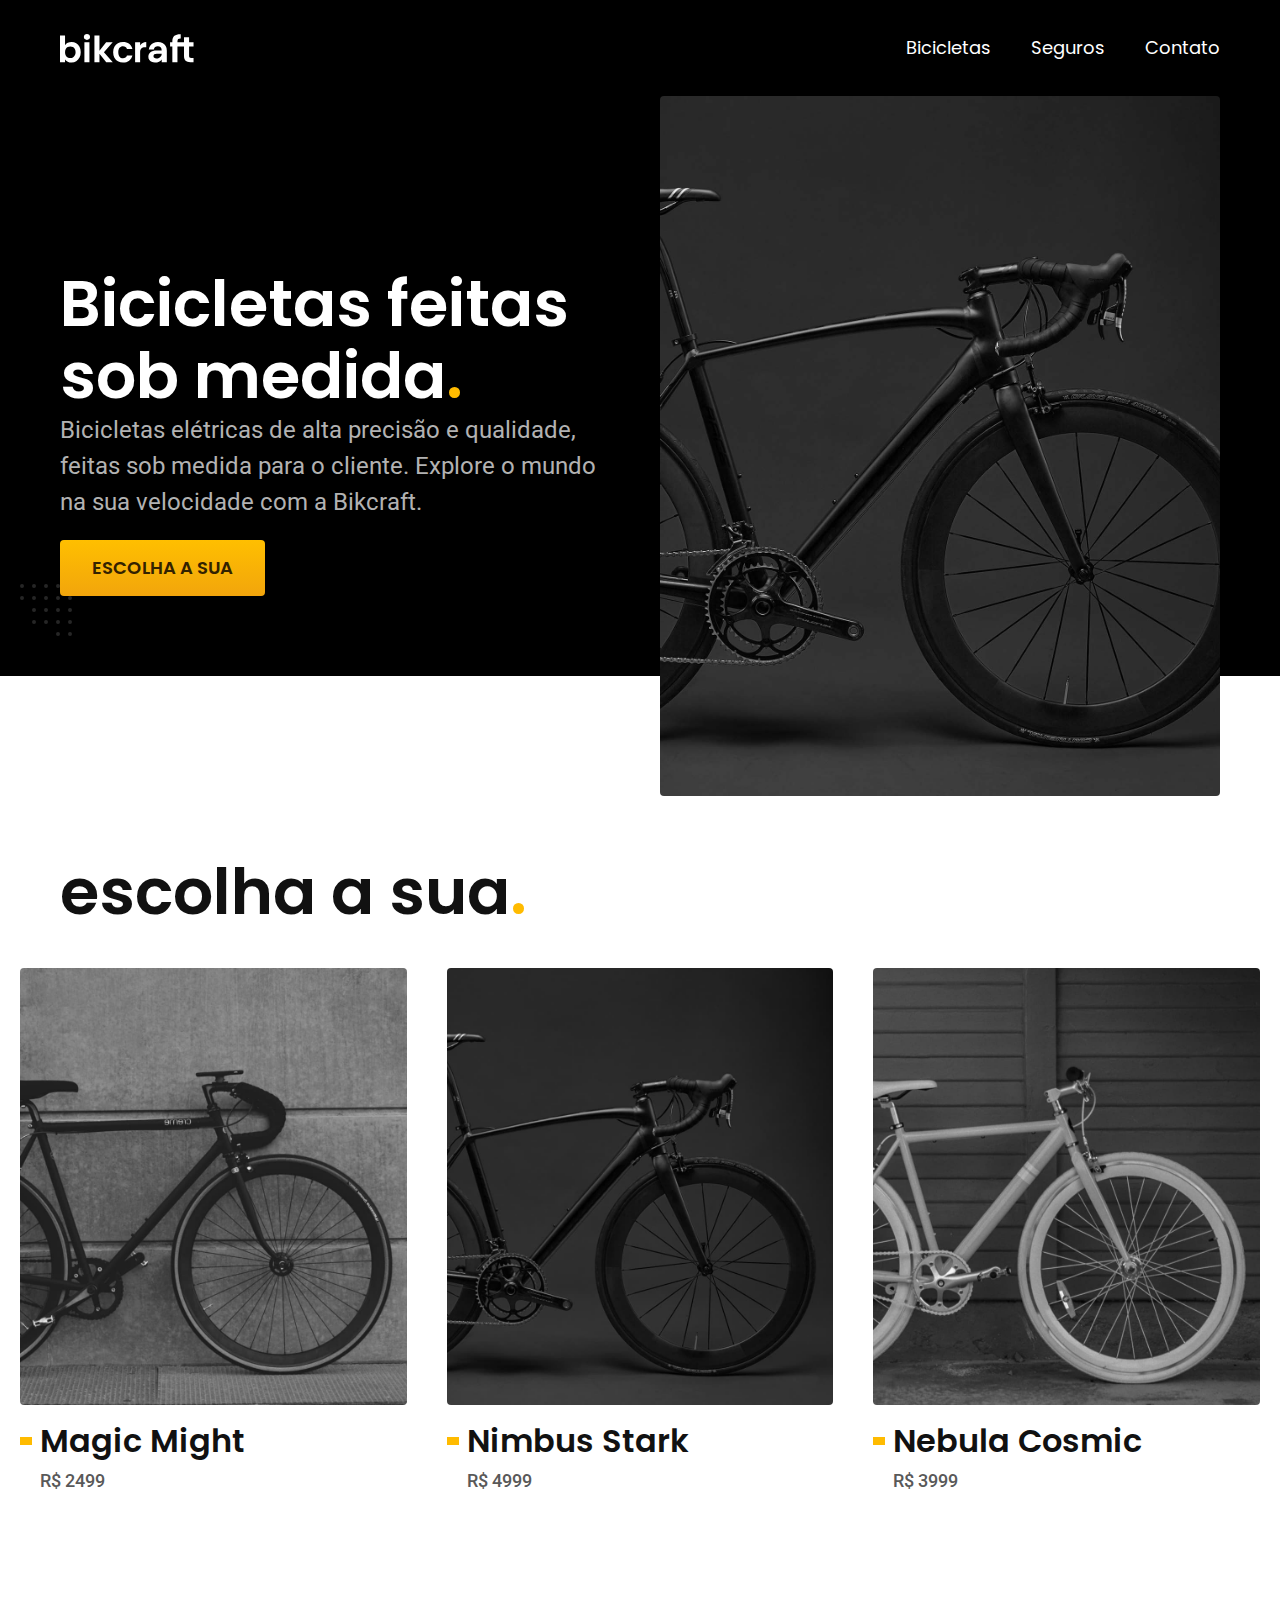
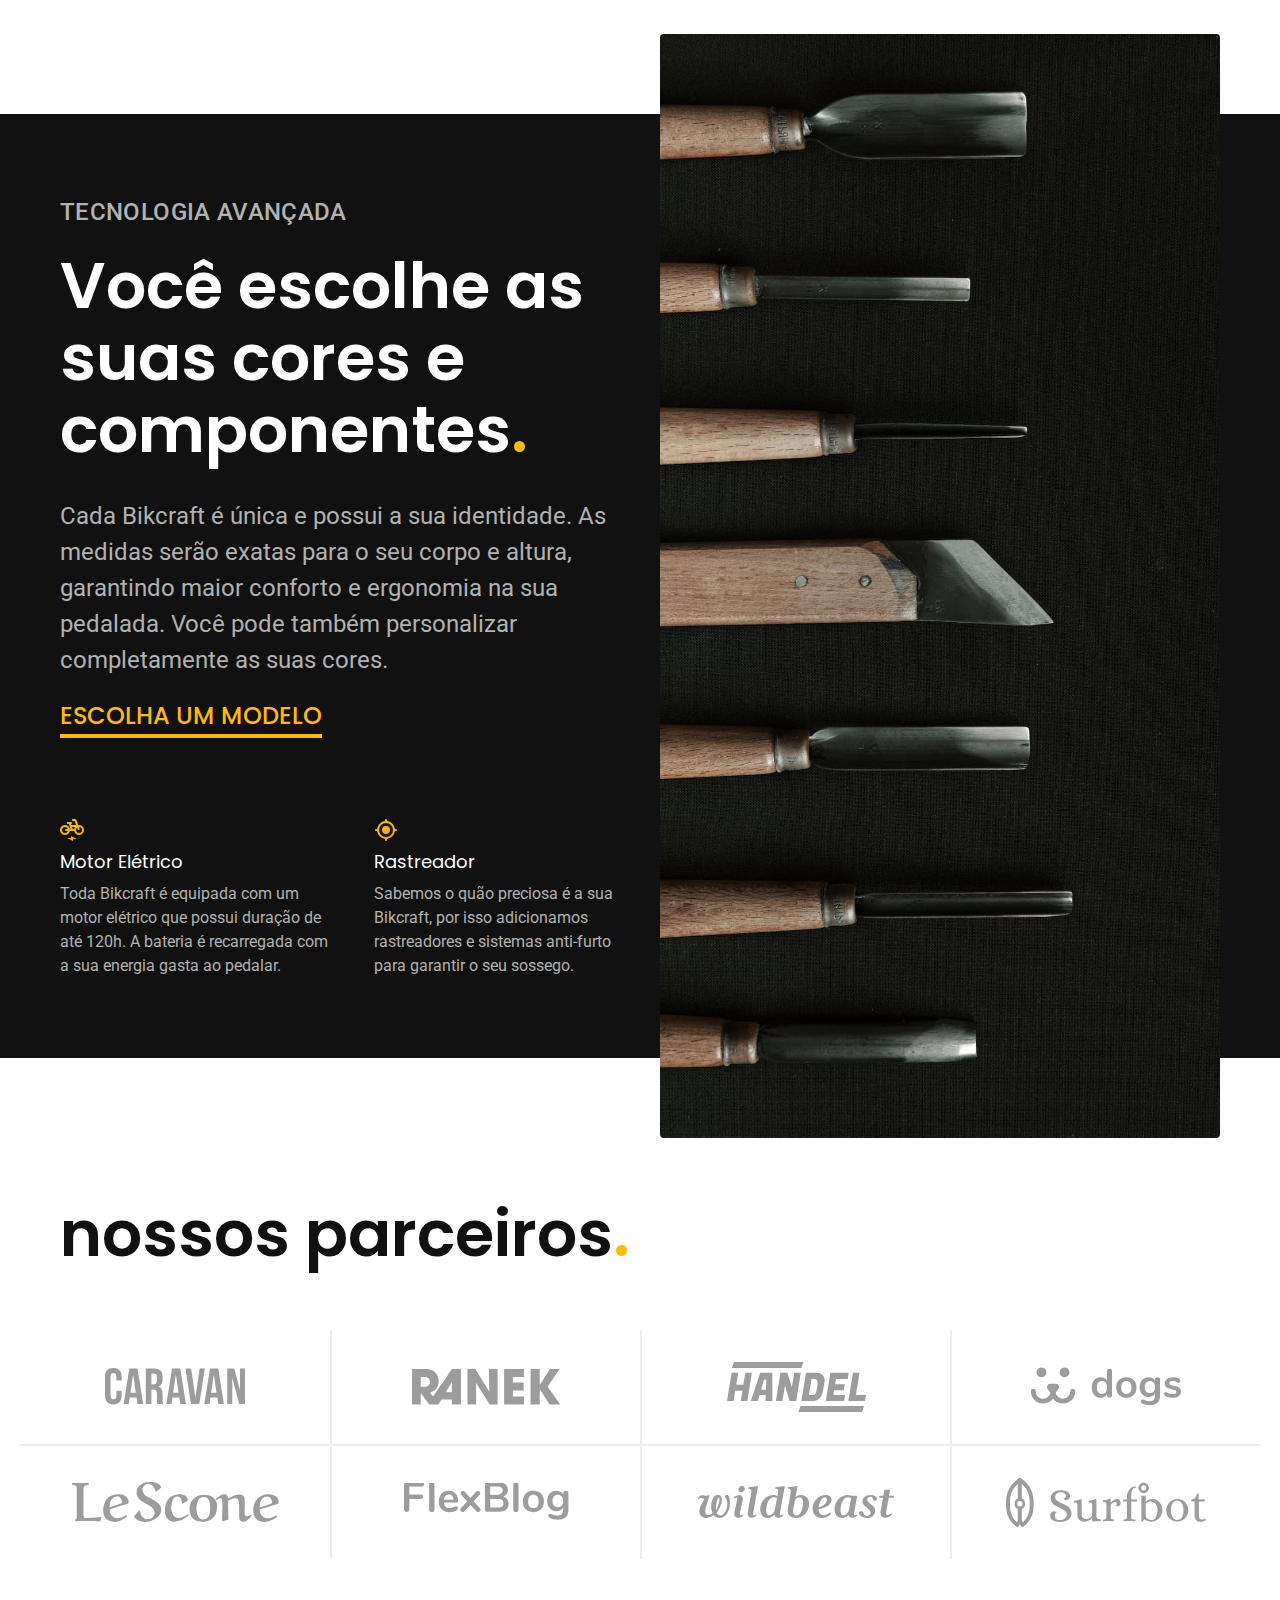
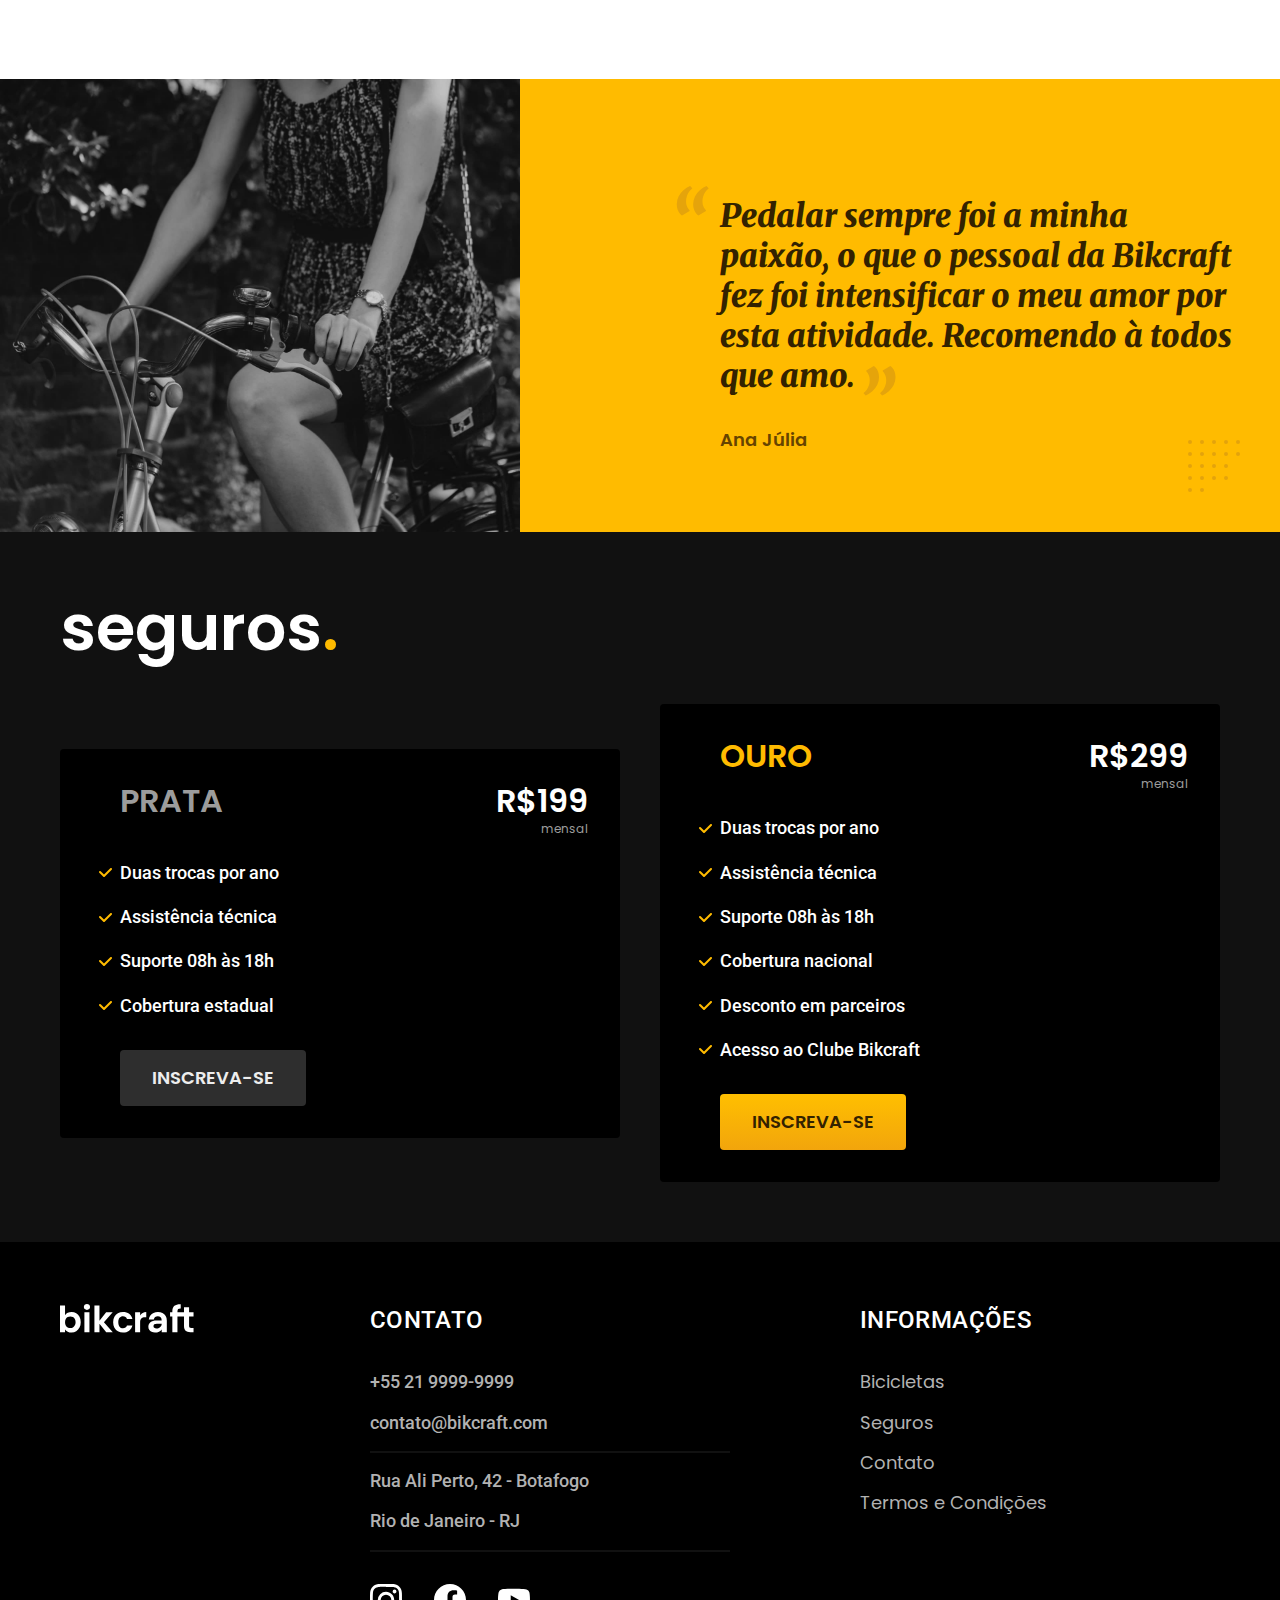
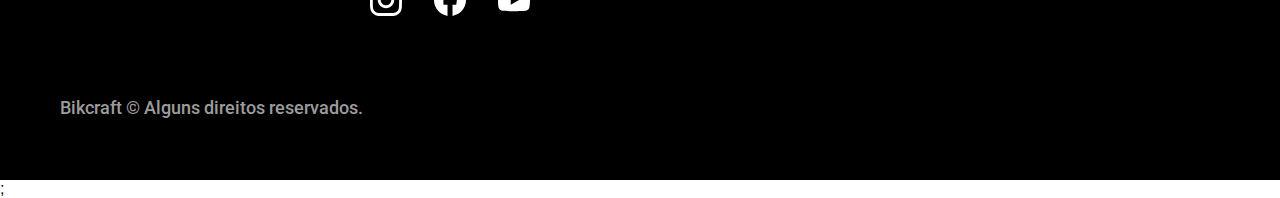
<file: index.html>
<!DOCTYPE html>
<html lang="pt-br">

<head>
  <meta charset="UTF-8">
  <meta http-equiv="X-UA-Compatible" content="IE=edge">
  <meta name="viewport" content="width=device-width, initial-scale=1.0">

  <title>Bikcraft - Bicicletas Elétricas</title>
  <meta name="description" content="Bicicletas elétricas de alta precisão e qualidade,
  feitas sob medida para o cliente. Explore o mundo na sua velocidade com a Bikcraft." >


  <link rel="icon" href="./favicon.svg" type="image/svg+xml">
    <link rel="preload" href="./css/style.css" as="style">
  <link rel="stylesheet" href="./css/style.css">

  <link rel="preconnect" href="https://fonts.googleapis.com">
  <link rel="preconnect" href="https://fonts.gstatic.com" crossorigin>
  <link href="https://fonts.googleapis.com/css2?family=Merriweather:ital,wght@1,900&family=Poppins:wght@400;600&family=Roboto:wght@400;500&display=swap" rel="stylesheet">



  <script>document.documentElement.classlist.add('js');</script> 
</head>

<body>
  <header class="header-bg">
    <div class="header container">
      <a href="index.html">
        <img src="./img/bikcraft.svg" width="136" height="32" alt="Bikcraft">
      </a>

      <nav aria-label="primaria"></nav>
        <ul class="header-menu font-1-m cor-0">
          <li><a href="./bicicletas.html">Bicicletas</a></li>
          <li><a href="./seguros.html">Seguros</a></li>
          <li><a href="./contato.html">Contato</a></li>
        </ul>
    </div>
  </header>

  <main class="introducao-bg">
    <div class="introducao container">
      <div class="introducao-conteudo">
        <h1 class="font-1-xxl cor-0" data-anime="200">Bicicletas feitas sob medida<span class="cor-p1">.</span></h1>
        <p class="font-2-l cor-5" data-anime="400">Bicicletas elétricas de alta precisão e qualidade, feitas sob medida para o cliente.
        Explore o mundo na sua velocidade com a Bikcraft.</p>
        <a class="botao" href="./bicicletas.html" data-anime="600">Escolha a sua</a>
      </div>

      <picture data-anime="800">
        <source media="(max-width: 800px)" srcset="./img/bicicletas/nimbus.jpg">
        <img src="./img/fotos/introducao.jpg" width="1280" height="1600" alt="Bicicleta elétrica preta">
      </picture>
      
    </div>
  </main>

  <article class="bicicletas-lista">
    <h2 class=" container font-1-xxl">escolha a sua<span class="cor-p1">.</span></h2>

    <ul>
      <li>
        <a href="./bicicletas/magic.html">
          <img src="./img/bicicletas/magic-home.jpg" width="920" height="1040" alt="Bicicleta preta">
          <h3 class="font-1-xl">Magic Might</h3>
          <span class="font-2-m cor-8">R$ 2499</span>
        </a>
      </li>
      <li>
        <a href="./bicicletas/nimbus.html">
          <img src="./img/bicicletas/nimbus-home.jpg" width="920" height="1040" alt="Bicicleta preta">
          <h3 class="font-1-xl">Nimbus Stark</h3>
          <span class="font-2-m cor-8">R$ 4999</span>
        </a>
      </li>
      <li>
        <a href="./bicicletas/nebula.html">
          <img src="./img/bicicletas/nebula-home.jpg" width="920" height="1040" alt="Bicicleta preta">
          <h3 class="font-1-xl">Nebula Cosmic</h3>
          <span class="font-2-m cor-8">R$ 3999</span>
        </a>
      </li>
    </ul>
  </article>

  <article class="tecnologia-bg">
    <div class="tecnologia container">
      <div class="tecnologia-conteudo">
        <span class="font-2-l-b cor-5">Tecnologia Avançada</span>
        <h2 class="font-1-xxl cor-0">Você escolhe as suas cores e componentes<span class="cor-p1">.</span></h2>
        <p class="font-2-l cor-5">Cada Bikcraft é única e possui a sua identidade. As medidas serão exatas para o 
        seu corpo e altura, garantindo maior conforto e ergonomia na sua pedalada. 
        Você pode também personalizar completamente as suas cores.</p>
        <a class="link" href="./bicicletas.html">Escolha um modelo</a>
        <div class="tecnologia-vantagens">
          <div>
            <img src="./img/icones/eletrica.svg" width="24" height="24" alt="">
            <h3 class="font-1-m cor-0">Motor Elétrico</h3>
            <p class="font-2-s cor-5">Toda Bikcraft é equipada com um motor elétrico que possui duração de até 120h. 
            A bateria é recarregada com a sua energia gasta ao pedalar.</p>
          </div>  
          <div>
            <img src="./img/icones/rastreador.svg" width="24" height="24" alt="">
            <h3 class="font-1-m cor-0">Rastreador</h3>
            <p class="font-2-s cor-5">Sabemos o quão preciosa é a sua Bikcraft, por isso adicionamos rastreadores e 
            sistemas anti-furto para garantir o seu sossego.</p>
          </div>
        </div>
      </div>
      <div class="tecnologia-imagem">
        <img src="./img/fotos/tecnologia.jpg" width="1200" height="1920" alt="">
      </div>
    </div>
  </article>

  <section class="parceiros" aria-label="Nossos Parceiros">
    <h2 class="container font-1-xxl">nossos parceiros<span class="cor-p1">.</span></h2>

    <ul>
      <li><img src="./img/parceiros/caravan.svg" width="140" height="38" alt="caravan"></li>
      <li><img src="./img/parceiros/ranek.svg" width="149" height="36" alt="ranek"></li>
      <li><img src="./img/parceiros/handel.svg" width="139" height="50" alt="handel"></li>
      <li><img src="./img/parceiros/dogs.svg" width="152" height="39" alt="dogs"></li>
      <li><img src="./img/parceiros/lescone.svg" width="208" height="41" alt="lescone"></li>
      <li><img src="./img/parceiros/flexblog.svg" width="165" height="38" alt="flexblog"></li>
      <li><img src="./img/parceiros/wildbeast.svg" width="196" height="34" alt="wildbeast"></li>
      <li><img src="./img/parceiros/surfbot.svg" width="200" height="49" alt="surfbot"></li>
    </ul>
  </section>

  <section class="depoimento" aria-label="Depoimento">
    <div>
      <img src="./img/fotos/depoimento.jpg" width="1560" height="1360" alt="Pessoa pedalando uma bicleta Bikcraft">
    </div>
    <div class="depoimento-conteudo">
      <blockquote class="font-1-xl cor-p5">
        <p>Pedalar sempre foi a minha paixão, o que o pessoal da Bikcraft fez foi intensificar o meu amor por esta atividade. 
        Recomendo à todos que amo.</p>
      </blockquote>
      <span class="font-1-m-b cor-p4">Ana Júlia</span>
    </div>
  </section>

  <article class="seguros-bg">
    <div class="seguros container">
      <h2 class="font-1-xxl cor-0">seguros<span class="cor-p1">.</span></h2>
      <div class="seguros-item">
        <h3 class="font-1-xl cor-6">PRATA</h3>
        <span class="font-1-xl cor-0">R$199 <span class="font-1-xs cor-6">mensal</span></span>
        <ul class="font-2-m cor-0">
          <li>Duas trocas por ano</li>
          <li>Assistência técnica</li>
          <li>Suporte 08h às 18h</li>
          <li>Cobertura estadual</li>
        </ul>
        <a class="botao secundario" href=".orcamento.html">Inscreva-se</a>
      </div>
      <div class="seguros-item">
        <h3 class="font-1-xl cor-p1">OURO</h3>
        <span class="font-1-xl cor-0">R$299 <span class="font-1-xs cor-6">mensal</span></span>
        <ul class="font-2-m cor-0">
          <li>Duas trocas por ano</li>
          <li>Assistência técnica</li>
          <li>Suporte 08h às 18h</li>
          <li>Cobertura nacional</li>
          <li>Desconto em parceiros</li>
          <li>Acesso ao Clube Bikcraft</li>
        </ul>
        <a class="botao" href=".orcamento.html">Inscreva-se</a>
      </div>
    </div>
  </article>

  <footer class="footer-bg">
    <div class="footer container">
      <img src="./img/bikcraft.svg" width="136" height="32" alt="Bikcraft">
      <div class="footer-contato">
        <h3 class="font-2-l-b cor-0">Contato</h3>
        <ul class="font-2-m cor-5">
          <li><a href="tel:+55 21 9999-9999">+55 21 9999-9999</a></li>
          <li><a href="mailto:contato@bikcraft.com">contato@bikcraft.com</a></li>
          <li>Rua Ali Perto, 42 - Botafogo</li>
          <li>Rio de Janeiro - RJ</li>
        </ul>
        <div class="footer-redes">
          <a href="./">
          <img src="./img/redes/instagram.svg" width="32" height="32" alt="instagram">
          </a>
          <a href="./">
            <img src="./img/redes/facebook.svg" width="32" height="32" alt="Facebook">
            </a>
            <a href="./">
              <img src="./img/redes/youtube.svg" width="32" height="32" alt="Youtube">
            </a>
        </div>
      </div>
      <div class="footer-informacoes">
        <h3 class="font-2-l-b cor-0">Informações</h3>
        <nav>
          <ul class="font-1-m cor-5">
            <li><a href="./bicicletas.html">Bicicletas</a></li>
            <li><a href="./seguros.html">Seguros</a></li>
            <li><a href="./contato.html">Contato</a></li>
            <li><a href="./termos.html">Termos e Condições</a></li>
          </ul>
        </nav>
      </div>
      <p class="footer-copy font-2-m cor-6">Bikcraft © Alguns direitos reservados.</p>
    </div>
  </footer>

  <script src="./js/plugins/simple-anime.js"></script>;
  <script src="./js/script.js"></script>
</body>

</html>
</file>
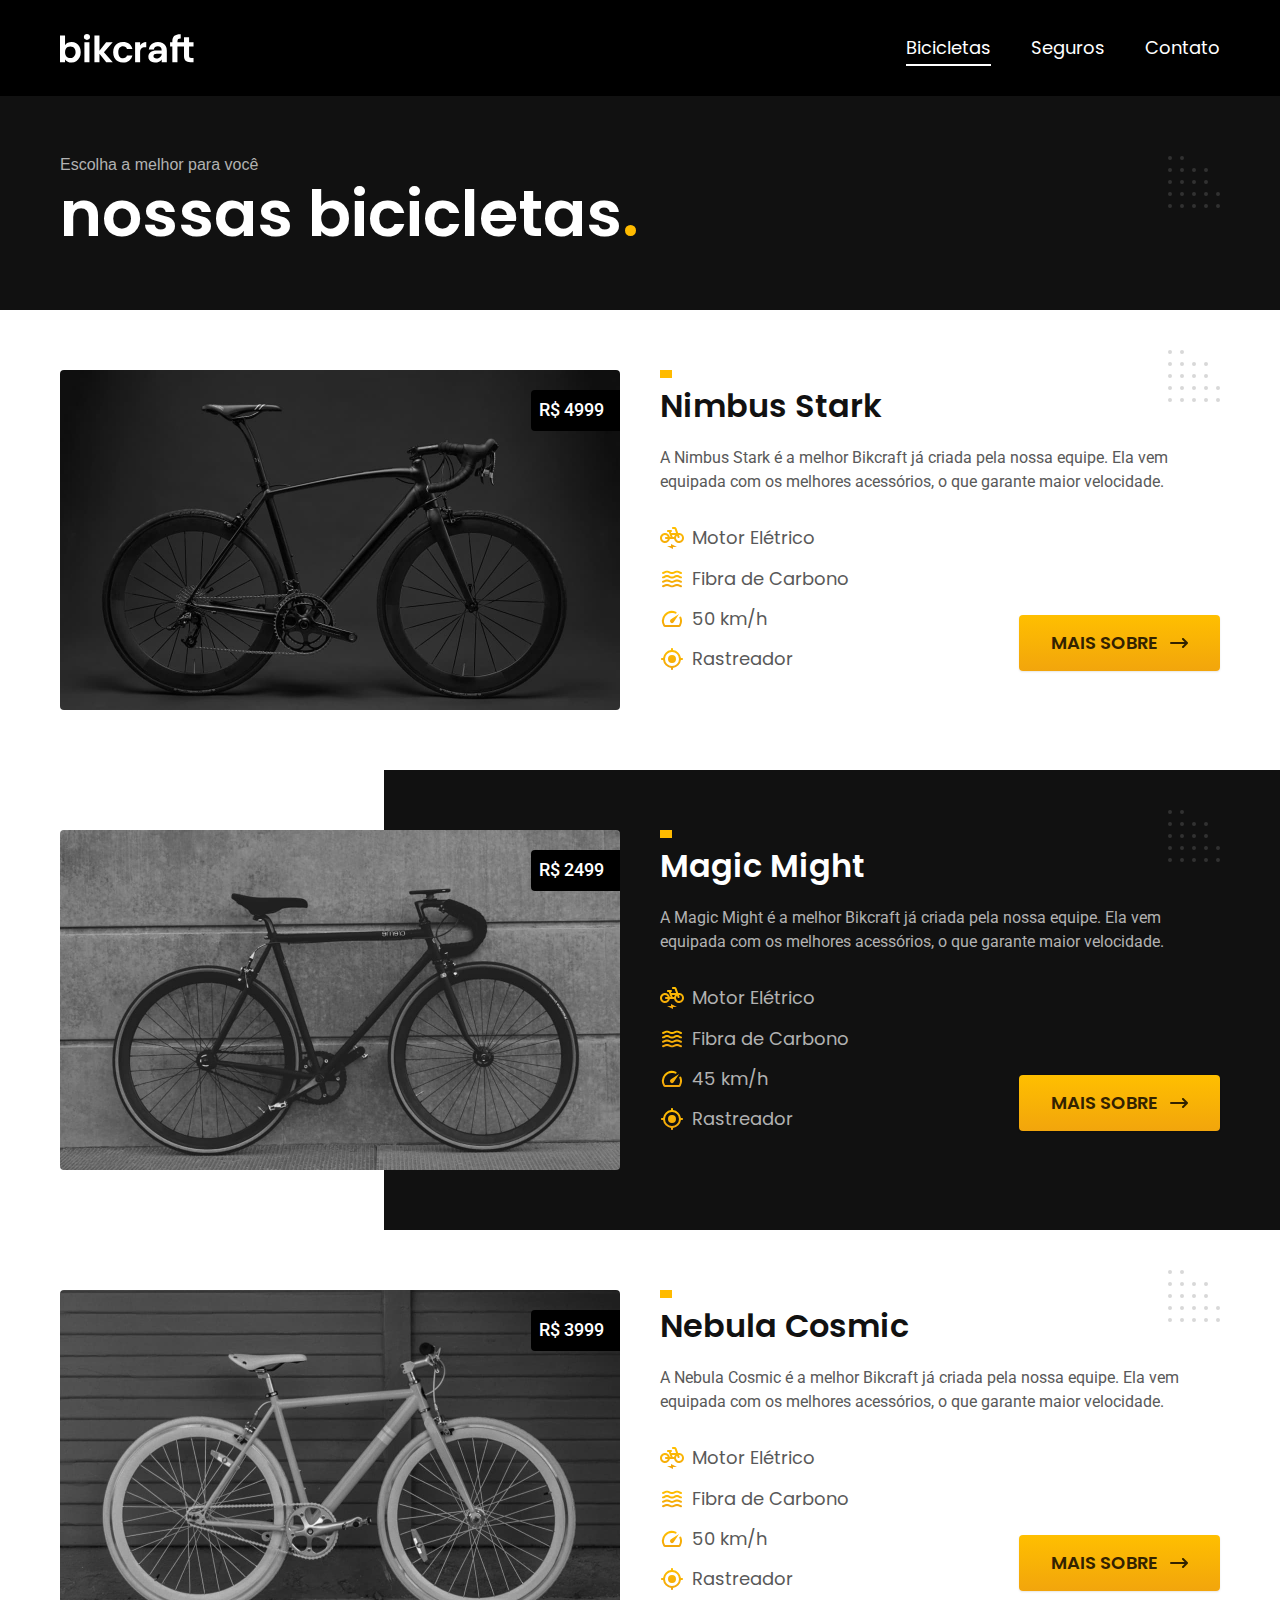
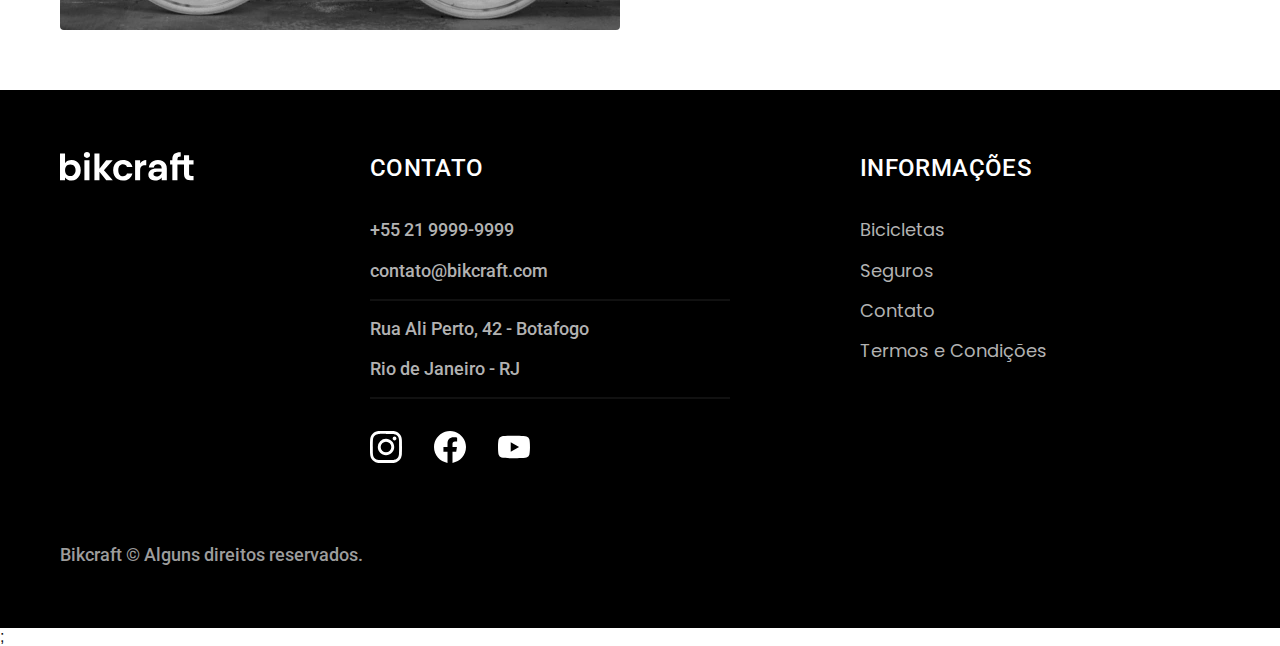
<file: bicicletas.html>
<!DOCTYPE html>
<html lang="pt-br">

<head>
    <meta charset="UTF-8">
    <meta http-equiv="X-UA-Compatible" content="IE=edge">
    <meta name="viewport" content="width=device-width, initial-scale=1.0">

    <title>Bicicletas | Bikcraft</title>
    <meta name="description" content="Bicicletas." >

    
    <link rel="icon" href="./favicon.svg" type="image/svg+xml">
    <link rel="preload" href="./css/style.css" as="style">
    <link rel="stylesheet" href="./css/style.css">

    <link rel="preconnect" href="https://fonts.googleapis.com">
    <link rel="preconnect" href="https://fonts.gstatic.com" crossorigin>
    <link href="https://fonts.googleapis.com/css2?family=Merriweather:ital,wght@1,900&family=Poppins:wght@400;600&family=Roboto:wght@400;500&display=swap" rel="stylesheet">


    <script>document.documentElement.classlist.add('js');</script> 
</head>

<body id="bicicletas">
    <header class="header-bg">
        <div class="header container">
            <a href="index.html">
            <img src="./img/bikcraft.svg" alt="Bikcraft">
            </a>

    <nav aria-label="primaria"></nav>
        <ul class="header-menu font-1-m cor-0">
            <li><a href="./bicicletas.html">Bicicletas</a></li>
            <li><a href="./seguros.html">Seguros</a></li>
            <li><a href="./contato.html">Contato</a></li>
        </ul>
    </div>
    </header>

    <main>
    <div class="titulo-bg">
        <div class="titulo container">
        <p class="font-2-1-b cor-5">Escolha a melhor para você</p>
        <h1 class="font-1-xxl cor-0">nossas bicicletas<span class="cor-p1">.</span></h1>
        </div>
    </div>
    
    <div class="bicicletas container">
        <div class="bicicletas-imagem">
            <img src="./img/bicicletas/nimbus.jpg" alt="Bicicleta preta">
            <span class="font-2-m cor-0">R$ 4999</span>
        </div>
        <div class="bicicletas-conteudo">
            <h2 class="font-1-xl">Nimbus Stark</h2>
            <p class="font-2-s cor-8">A Nimbus Stark é a melhor Bikcraft já criada pela nossa equipe. 
            Ela vem equipada com os melhores acessórios, o que garante maior velocidade.</p>
            <ul class="font-1-m cor-8">
            <li>
                <img src="./img/icones/eletrica.svg" alt="">
                Motor Elétrico
            </li>
            <li>
                <img src="./img/icones/carbono.svg" alt="">
                Fibra de Carbono
            </li>
            <li>
                <img src="./img/icones/velocidade.svg" alt="">
                50 km/h
            </li>
            <li>
                <img src="./img/icones/rastreador.svg" alt="">
                Rastreador
            </li>
            </ul>
            <a class="botao seta" href="./bicicletas/nimbus.html">Mais Sobre</a>
        </div>
    </div>

    <div class="bicicletas-bg">
        <div class="bicicletas container">
        <div class="bicicletas-imagem">
            <img src="./img/bicicletas/magic.jpg" alt="Bicicleta preta">
            <span class="font-2-m cor-0">R$ 2499</span>
        </div>
        <div class="bicicletas-conteudo">
            <h2 class="font-1-xl cor-0">Magic Might</h2>
            <p class="font-2-s cor-5">A Magic Might é a melhor Bikcraft já criada pela nossa equipe.
            Ela vem equipada com os melhores acessórios, o que garante maior velocidade.</p>
            <ul class="font-1-m cor-5">
            <li>
                <img src="./img/icones/eletrica.svg" alt="">
                Motor Elétrico
            </li>
            <li>
                <img src="./img/icones/carbono.svg" alt="">
                Fibra de Carbono
            </li>
            <li>
                <img src="./img/icones/velocidade.svg" alt="">
                45 km/h
            </li>
            <li>
                <img src="./img/icones/rastreador.svg" alt="">
                Rastreador
            </li>
            </ul>
            <a class="botao seta" href="./bicicletas/magic.html">Mais Sobre</a>
        </div>
        </div>
    </div>

    <div class="bicicletas container">
        <div class="bicicletas-imagem">
            <img src="./img/bicicletas/nebula.jpg" alt="Bicicleta preta">
            <span class="font-2-m cor-0">R$ 3999</span>
        </div>
        <div class="bicicletas-conteudo">
            <h2 class="font-1-xl">Nebula Cosmic</h2>
            <p class="font-2-s cor-8">A Nebula Cosmic é a melhor Bikcraft já criada pela nossa equipe.
            Ela vem equipada com os melhores acessórios, o que garante maior velocidade.</p>
            <ul class="font-1-m cor-8">
            <li>
                <img src="./img/icones/eletrica.svg" alt="">
                Motor Elétrico
            </li>
            <li>
                <img src="./img/icones/carbono.svg" alt="">
                Fibra de Carbono
            </li>
            <li>
                <img src="./img/icones/velocidade.svg" alt="">
                50 km/h
            </li>
            <li>
                <img src="./img/icones/rastreador.svg" alt="">
                Rastreador
            </li>
            </ul>
            <a class="botao seta" href="./bicicletas/nebula.html">Mais Sobre</a>
        </div>
    </div>


    </main>



    <footer class="footer-bg">
    <div class="footer container">
        <img src="./img/bikcraft.svg" alt="Bikcraft">
        <div class="footer-contato">
            <h3 class="font-2-l-b cor-0">Contato</h3>
            <ul class="font-2-m cor-5">
                <li><a href="tel:+55 21 9999-9999">+55 21 9999-9999</a></li>
                <li><a href="mailto:contato@bikcraft.com">contato@bikcraft.com</a></li>
                <li>Rua Ali Perto, 42 - Botafogo</li>
                <li>Rio de Janeiro - RJ</li>
            </ul>
            <div class="footer-redes">
                <a href="./">
                <img src="./img/redes/instagram.svg" alt="instagram">
                </a>
                <a href="./">
                    <img src="./img/redes/facebook.svg" alt="Facebook">
                </a>
                <a href="./">
                    <img src="./img/redes/youtube.svg" alt="Youtube">
                </a>
            </div>
        </div>
        <div class="footer-informacoes">
        <h3 class="font-2-l-b cor-0">Informações</h3>
        <nav>
            <ul class="font-1-m cor-5">
                <li><a href="./bicicletas.html">Bicicletas</a></li>
                <li><a href="./seguros.html">Seguros</a></li>
                <li><a href="./contato.html">Contato</a></li>
                <li><a href="./termos.html">Termos e Condições</a></li>
            </ul>
        </nav>
        </div>
        <p class="footer-copy font-2-m cor-6">Bikcraft © Alguns direitos reservados.</p>
    </div>
    </footer>
    <script src="./js/plugins/simple-anime.js"></script>;
    <script src="./js/script.js"></script>
</body>

</html>
</file>
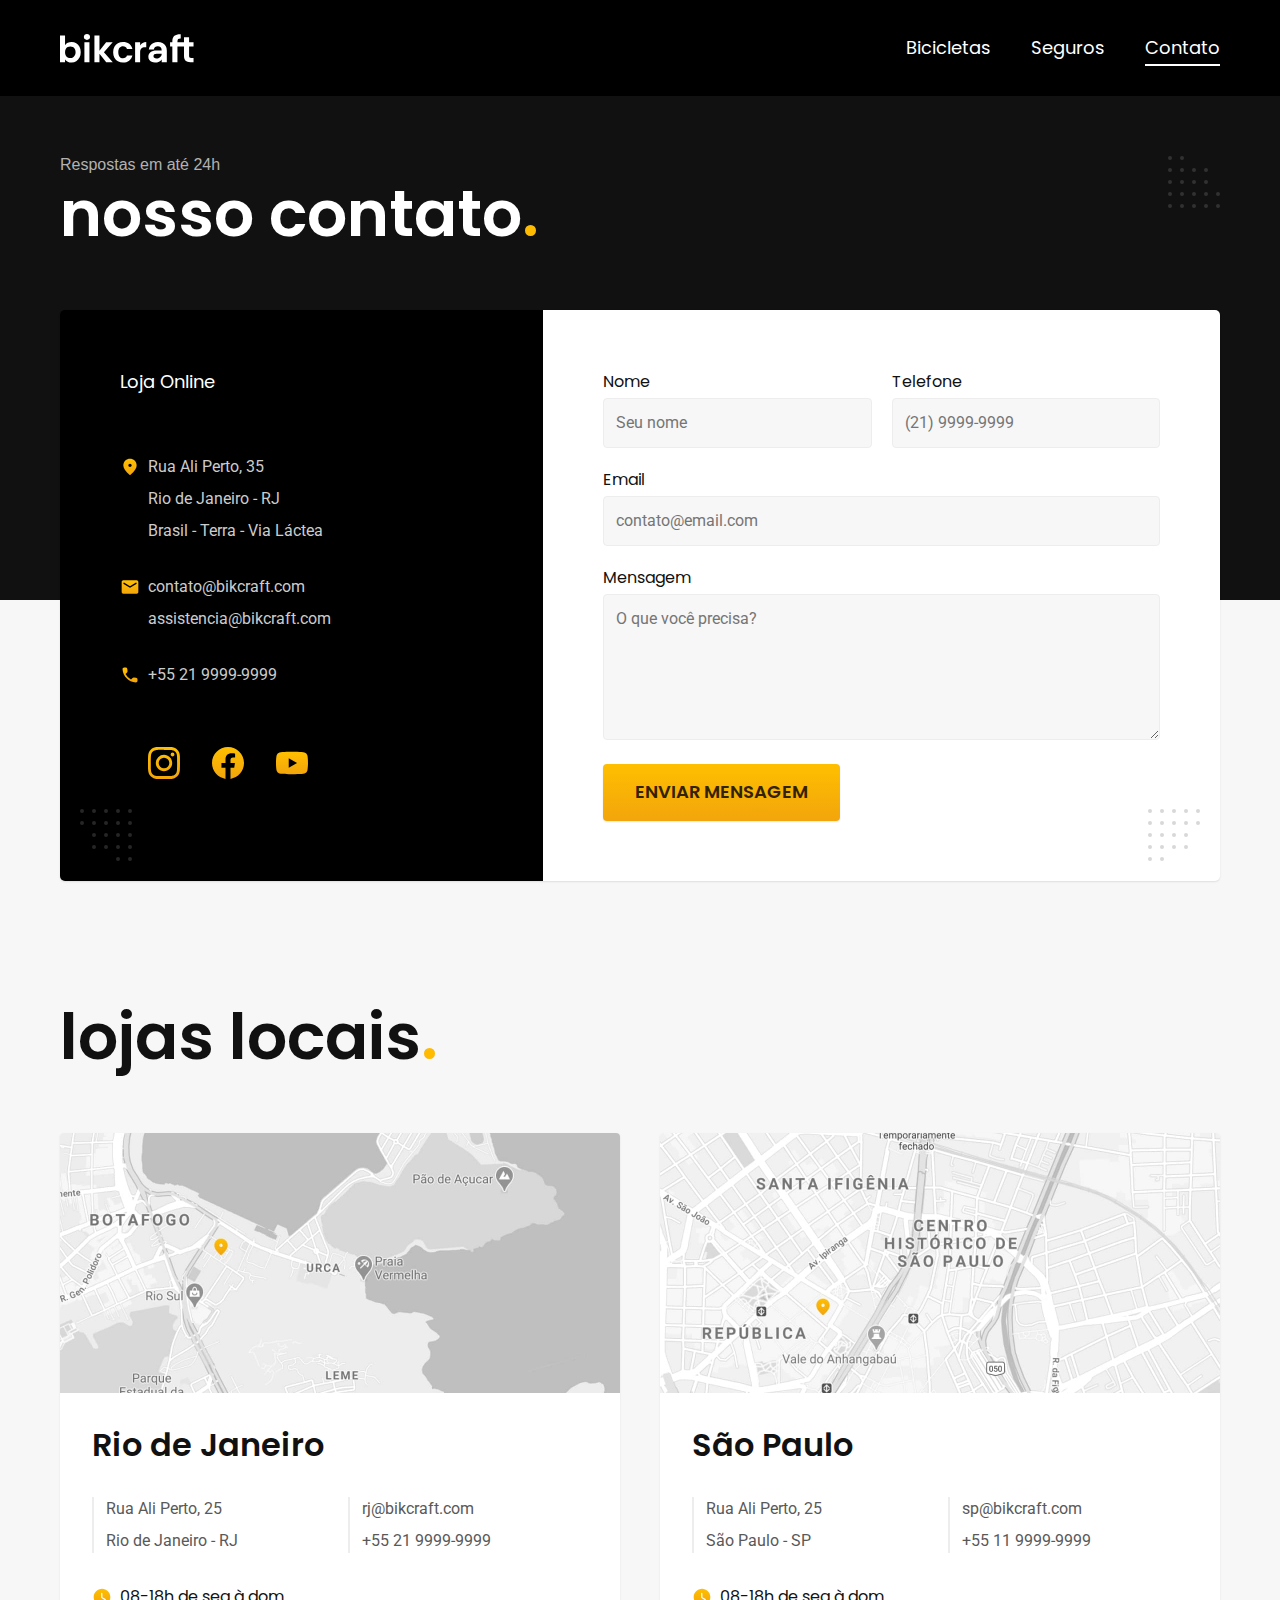
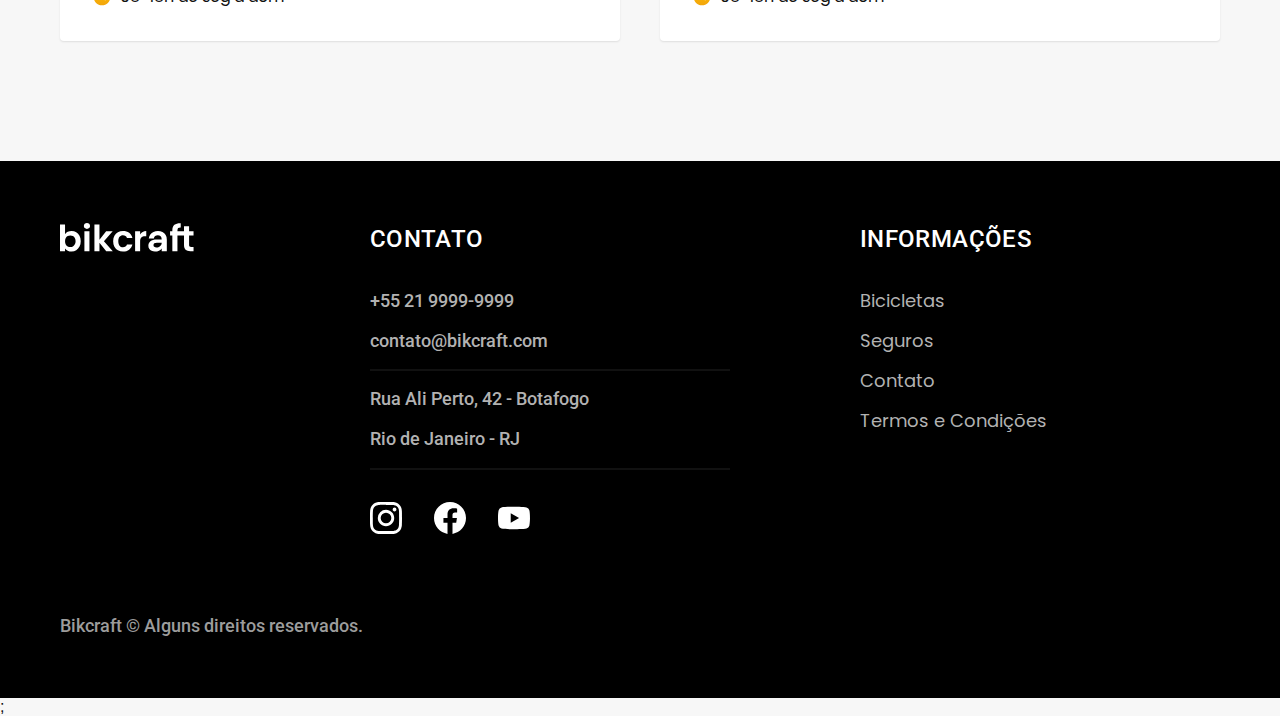
<file: contato.html>
<!DOCTYPE html>
<html lang="pt-br">

<head>
    <meta charset="UTF-8">
    <meta http-equiv="X-UA-Compatible" content="IE=edge">
    <meta name="viewport" content="width=device-width, initial-scale=1.0">

    <title>Contato | Bikcraft</title>
    <meta name="description" content="Contato." >


    <link rel="icon" href="./favicon.svg" type="image/svg+xml">
    <link rel="preload" href="./css/style.css" as="style">
    <link rel="stylesheet" href="./css/style.css">

    <link rel="preconnect" href="https://fonts.googleapis.com">
    <link rel="preconnect" href="https://fonts.gstatic.com" crossorigin>
    <link href="https://fonts.googleapis.com/css2?family=Merriweather:ital,wght@1,900&family=Poppins:wght@400;600&family=Roboto:wght@400;500&display=swap" rel="stylesheet">


    <script>document.documentElement.classlist.add('js');</script> 
</head>

<body id="contato">
    <header class="header-bg">
        <div class="header container">
            <a href="index.html">
            <img src="./img/bikcraft.svg" alt="Bikcraft">
            </a>

    <nav aria-label="primaria"></nav>
        <ul class="header-menu font-1-m cor-0">
            <li><a href="./bicicletas.html">Bicicletas</a></li>
            <li><a href="./seguros.html">Seguros</a></li>
            <li><a href="./contato.html">Contato</a></li>
        </ul>
    </div>
    </header>

    <main>
    <div class="titulo-bg">
        <div class="titulo container">
        <p class="font-2-1-b cor-5">Respostas em até 24h</p>
        <h1 class="font-1-xxl cor-0">nosso contato<span class="cor-p1">.</span></h1>
        </div>
    </div>

    <div class="contato container">
        <section class="contato-dados" aria-label="Endereço">
            <h2 class="font-1-m cor-0">Loja Online</h2>
            <div class="contato-endereco font-2-s cor-4">
                <p>Rua Ali Perto, 35</p>
                <p>Rio de Janeiro - RJ</p>
                <p>Brasil - Terra - Via Láctea</p>
            </div>
            <address class="contato-meios font-2-s cor-4">
                <a href="mailto:contato@bikcraft.com">contato@bikcraft.com</a>
                <a href="mailto:assistencia@bikcraft.com">assistencia@bikcraft.com</a>
                <a href="tel:+55 21 9999-9999">+55 21 9999-9999</a>
            </address>
            <div class="contato-redes">
                <a href="./">
                    <img src="./img/redes/instagram-p.svg" alt="instagram">
                </a>
                <a href="./">
                        <img src="./img/redes/facebook-p.svg" alt="Facebook">
                </a>
                <a href="./">
                        <img src="./img/redes/youtube-p.svg" alt="Youtube">
                </a>
            </div>
        </section>

        <section class="contato-formulario" aria-label="Formulário">
            <form class="form" action="./contato.html">
                <div>
                <label for="nome">Nome</label>
                <input type="text" id="nome" name="nome" placeholder="Seu nome">
                </div>
                <div>
                    <label for="telefone">Telefone</label>
                    <input type="text" id="telefone" name="telefone" placeholder="(21) 9999-9999">
                </div>
                <div class="col-2">
                    <label for="email">Email</label>
                    <input type="email" id="email" name="email" placeholder="contato@email.com">
                </div>
                <div class="col-2">
                    <label for="mensagem">Mensagem</label>
                    <textarea rows="5" id="mensagem" name="mensagem" placeholder="O que você precisa?"></textarea>
                </div>
                <button class="botao col-2">Enviar Mensagem</button>
            </form>
        </section>
    </div>
    
    </main>

    <article class="lojas container">
        <h2 class="font-1-xxl">lojas locais<span class="cor-p1">.</span></h2>
        <div class="lojas-item">
            <img src="./img/lojas/rj.jpg" alt="mapa marcando o endereço em Rua Ali Perto, 25 - Rio de Janeiro - RJ">
            <div class="lojas-conteudo">
                <h3 class="font-1-xl">Rio de Janeiro</h3>
                <div class="lojas-dados font-2-s cor-8">
                    <p>Rua Ali Perto, 25</p>
                    <p>Rio de Janeiro - RJ</p>
                </div>
                <div class="lojas-dados font-2-s cor-8">
                    <a href="mailto:rj@bikcraft.com">rj@bikcraft.com</a>
                    <a href="tel:+55 21 9999-9999">+55 21 9999-9999</a>
                </div>
                <p class="lojas-tempo font-1-s"><img src="./img/icones/horario.svg" alt="">08-18h de seg à dom</p>
            </div>
        </div>

        <div class="lojas-item">
            <img src="./img/lojas/sp.jpg" alt="mapa marcando o endereço em Rua Ali Perto, 25 - São Paulo - SP">
            <div class="lojas-conteudo">
                <h3 class="font-1-xl">São Paulo</h3>
                <div class="lojas-dados font-2-s cor-8">
                    <p>Rua Ali Perto, 25</p>
                    <p>São Paulo - SP</p>
                </div>
                <div class="lojas-dados font-2-s cor-8">
                    <a href="mailto:sp@bikcraft.com">sp@bikcraft.com</a>
                    <a href="tel:+55 11 9999-9999">+55 11 9999-9999</a>
                </div>
                <p class="lojas-tempo font-1-s"><img src="./img/icones/horario.svg" alt="">08-18h de seg à dom</p>
            </div>
        </div>
    </article>


    <footer class="footer-bg">
    <div class="footer container">
        <img src="./img/bikcraft.svg" alt="Bikcraft">
        <div class="footer-contato">
            <h3 class="font-2-l-b cor-0">Contato</h3>
            <ul class="font-2-m cor-5">
                <li><a href="tel:+55 21 9999-9999">+55 21 9999-9999</a></li>
                <li><a href="mailto:contato@bikcraft.com">contato@bikcraft.com</a></li>
                <li>Rua Ali Perto, 42 - Botafogo</li>
                <li>Rio de Janeiro - RJ</li>
            </ul>
            <div class="footer-redes">
                <a href="./">
                <img src="./img/redes/instagram.svg" alt="instagram">
                </a>
                <a href="./">
                    <img src="./img/redes/facebook.svg" alt="Facebook">
                </a>
                <a href="./">
                    <img src="./img/redes/youtube.svg" alt="Youtube">
                </a>
            </div>
        </div>
        <div class="footer-informacoes">
        <h3 class="font-2-l-b cor-0">Informações</h3>
        <nav>
            <ul class="font-1-m cor-5">
                <li><a href="./bicicletas.html">Bicicletas</a></li>
                <li><a href="./seguros.html">Seguros</a></li>
                <li><a href="./contato.html">Contato</a></li>
                <li><a href="./termos.html">Termos e Condições</a></li>
            </ul>
        </nav>
        </div>
        <p class="footer-copy font-2-m cor-6">Bikcraft © Alguns direitos reservados.</p>
    </div>
    </footer>
    <script src="./js/plugins/simple-anime.js"></script>;
    <script src="./js/script.js"></script>
</body>

</html>
</file>
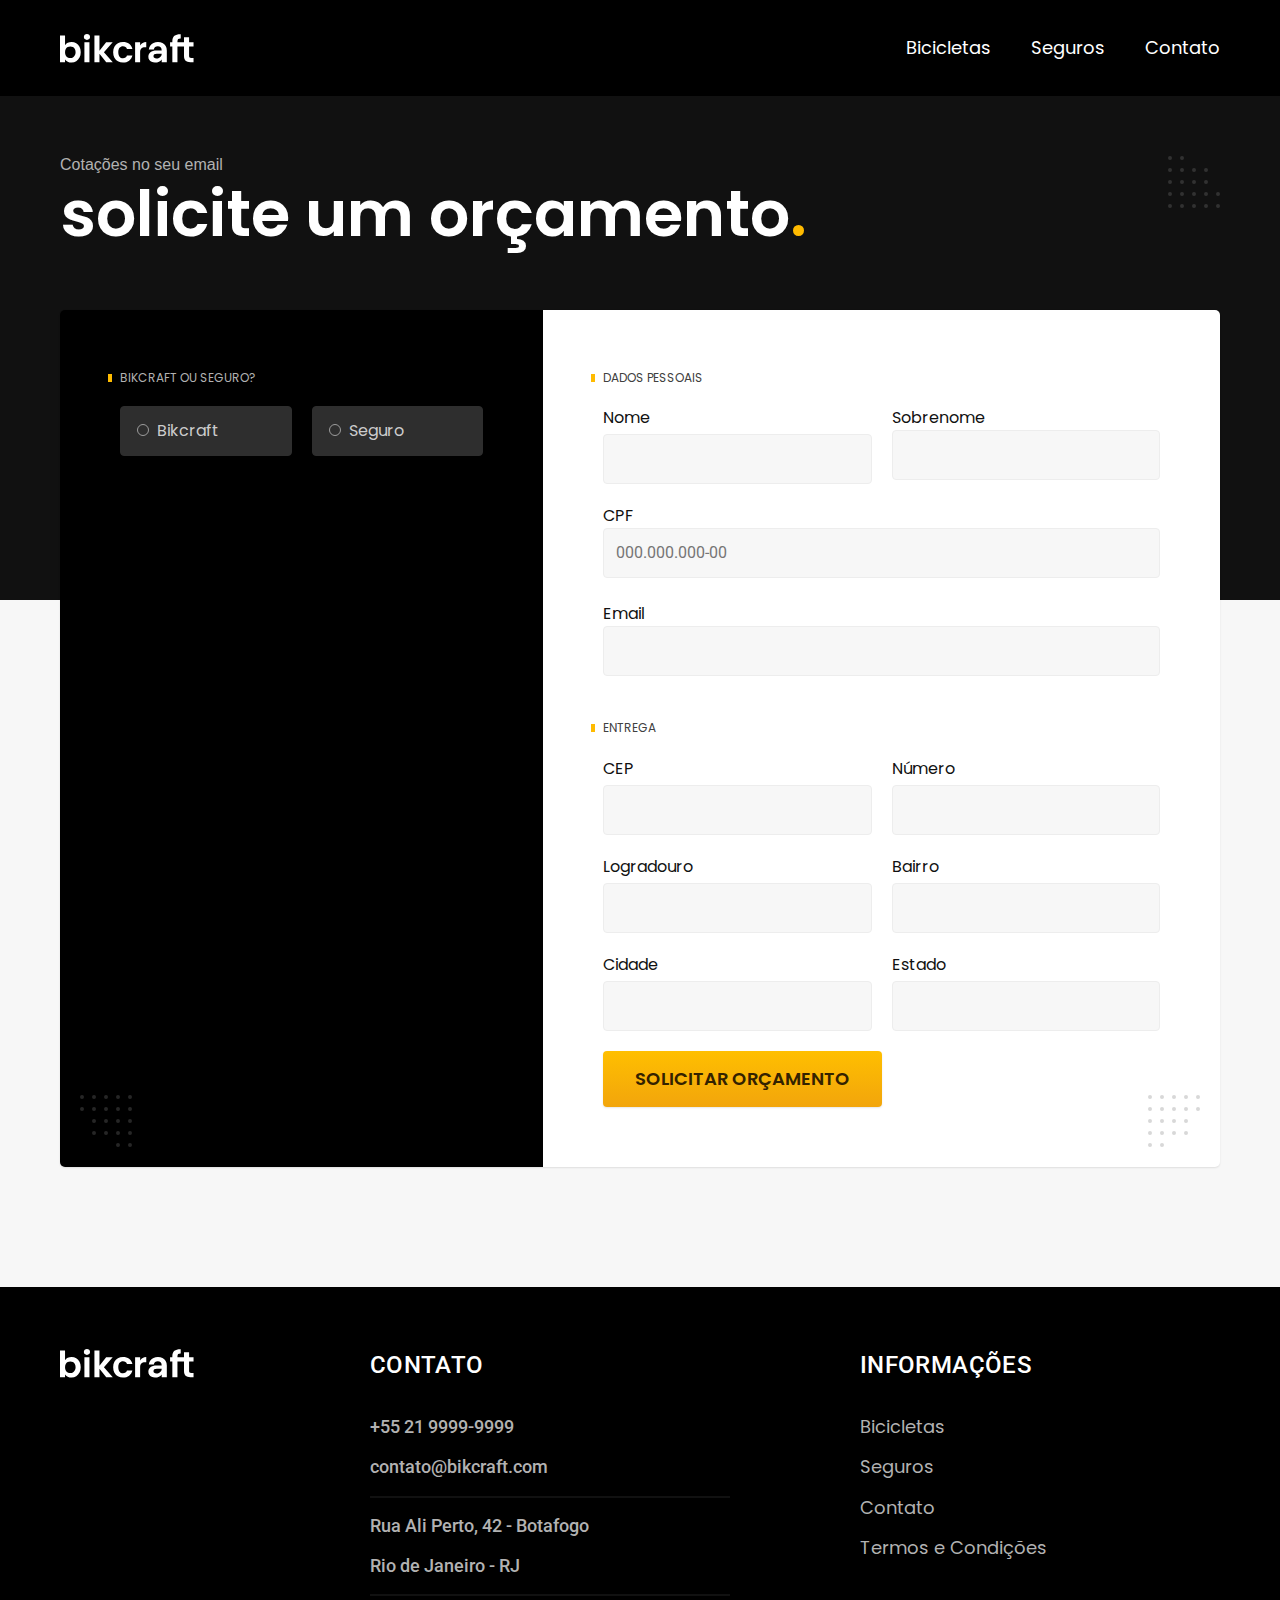
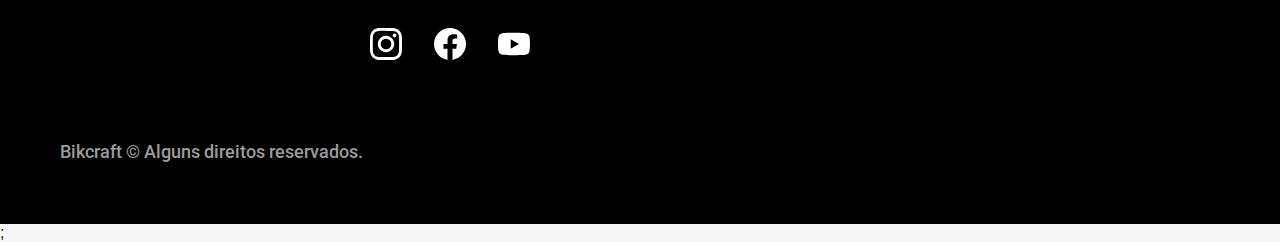
<file: orcamento.html>
<!DOCTYPE html>
<html lang="pt-br">

<head>
    <meta charset="UTF-8">
    <meta http-equiv="X-UA-Compatible" content="IE=edge">
    <meta name="viewport" content="width=device-width, initial-scale=1.0">

    <title>Orçamento | Bikcraft</title>
    <meta name="description" content="Orçamento." >


    <link rel="icon" href="./favicon.svg" type="image/svg+xml">
    <link rel="preload" href="./css/style.css" as="style">
    <link rel="stylesheet" href="./css/style.css">

    <link rel="preconnect" href="https://fonts.googleapis.com">
    <link rel="preconnect" href="https://fonts.gstatic.com" crossorigin>
    <link href="https://fonts.googleapis.com/css2?family=Merriweather:ital,wght@1,900&family=Poppins:wght@400;600&family=Roboto:wght@400;500&display=swap" rel="stylesheet">


    <script>document.documentElement.classlist.add('js');</script> 
</head>

<body id="orcamento">
    <header class="header-bg">
        <div class="header container">
            <a href="index.html">
            <img src="./img/bikcraft.svg" alt="Bikcraft">
            </a>

    <nav aria-label="primaria"></nav>
        <ul class="header-menu font-1-m cor-0">
            <li><a href="./bicicletas.html">Bicicletas</a></li>
            <li><a href="./seguros.html">Seguros</a></li>
            <li><a href="./contato.html">Contato</a></li>
        </ul>
    </div>
    </header>

    <main>
    <div class="titulo-bg">
        <div class="titulo container">
        <p class="font-2-1-b cor-5">Cotações no seu email</p>
        <h1 class="font-1-xxl cor-0">solicite um orçamento<span class="cor-p1">.</span></h1>
        </div>
    </div>

    <form class="orcamento container" action="./orcamento.html">
        <div class="orcamento-produto">
            <h2 class="font-1-xs cor-5">Bikcraft ou Seguro?</h2>

            <input type="radio" name="tipo" value="bikcraft" id="bikcraft"> 
            <!-- no caso de um btn seletor para uma opção só, a informação no campo name="tipo" deve ser usada de maneira igual nos 2 btn -->
            <label for="bikcraft">Bikcraft</label>

            <input type="radio" name="tipo" value="seguro" id="seguro"> 
            <label for="seguro">Seguro</label>

            <div class="orcamento-conteudo" id="orcamento-bikcraft">
                <h2 class="font-1-xs cor-5">Escolha a sua</h2>

                <input type="radio" name="produto" value="nimbus" id="nimbus"> 
                <label for="nimbus">Nimbus Stark <span>R$4999</span></label>
                <div class="orcamento-detalhes">
                    <ul class="font-1-xs cor-8">
                        <li><img src="./img/icones/eletrica.svg" alt=""> Motor Elétrico</li>
                        <li><img src="./img/icones/carbono.svg" alt=""> Fibra de Carbono</li>
                        <li><img src="./img/icones/velocidade.svg" alt=""> 50 km/h</li>
                        <li><img src="./img/icones/rastreador.svg" alt=""> Rastreador</li>
                    </ul>
                    <img src="./img/bicicletas/nimbus.jpg" alt="Bicicleta preta">
                </div>

                <input type="radio" name="produto" value="magic" id="magic"> 
                <label for="magic">Magic Might <span>R$2499</span></label>
                <div class="orcamento-detalhes">
                    <ul class="font-1-xs cor-8">
                        <li><img src="./img/icones/eletrica.svg" alt=""> Motor Elétrico</li>
                        <li><img src="./img/icones/carbono.svg" alt=""> Fibra de Carbono</li>
                        <li><img src="./img/icones/velocidade.svg" alt=""> 45 km/h</li>
                        <li><img src="./img/icones/rastreador.svg" alt=""> Rastreador</li>
                    </ul>
                    <img src="./img/bicicletas/magic.jpg" alt="Bicicleta preta">
                </div>

                <input type="radio" name="produto" value="nebula" id="nebula"> 
                <label for="nebula">Nebula Cosmic <span>R$3999</span></label>
                <div class="orcamento-detalhes">
                    <ul class="font-1-xs cor-8">
                        <li><img src="./img/icones/eletrica.svg" alt=""> Motor Elétrico</li>
                        <li><img src="./img/icones/carbono.svg" alt=""> Fibra de Carbono</li>
                        <li><img src="./img/icones/velocidade.svg" alt=""> 40 km/h</li>
                        <li><img src="./img/icones/rastreador.svg" alt=""> Rastreador</li>
                    </ul>
                    <img src="./img/bicicletas/nebula.jpg" alt="Bicicleta preta">
                </div>
                
            </div>

            <div class="orcamento-conteudo" id="orcamento-seguro">
                <h2 class="font-1-xs cor-5">Escolha o plano</h2>

                <input type="radio" name="produto" value="prata" id="prata"> 
                <label for="prata">Prata <span>R$199</span></label>
                

                <input type="radio" name="produto" value="ouro" id="ouro"> 
                <label for="ouro">Ouro <span>R$299</span></label>
                
            </div>

        </div>
        <div class="orcamento-dados form">
            <h2 class="font-1-xs cor-9 col-2">Dados pessoais</h2>
            <div>
                <label for="nome">Nome</label>
                <input type="text" id="nome" name="nome">
            </div>
            <div>
                <label for="sobrenome">Sobrenome</Sabel>
                <input type="text" id="sobrenome" name="sobrenome">
            </div>
            <div class="col-2">
                <label for="cpf">CPF</Sabel>
                <input type="text" id="cpf" name="cpf" placeholder="000.000.000-00">
            </div>
            <div class="col-2">
                <label for="email">Email</Sabel>
                <input type="email" id="email" name="email">
            </div>

            <h2 class="font-1-xs cor-9 col-2">entrega</h2>
            <div>
                <label for="cep">CEP</label>
                <input type="text" id="cpf" name="cpf">
            </div>
            <div>
                <label for="numero">Número</label>
                <input type="text" id="numero" name="numero">
            </div>
            <div>
                <label for="logradouro">Logradouro</label>
                <input type="text" id="logradouro" name="logradouro">
            </div>
            <div>
                <label for="bairro">Bairro</label>
                <input type="text" id="bairro" name="bairro">
            </div>
            <div>
                <label for="cidade">Cidade</label>
                <input type="text" id="cidade" name="cidade">
            </div>
            <div>
                <label for="estado">Estado</label>
                <input type="text" id="estado" name="estado">
            </div>
            <button class="botao col-2">Solicitar Orçamento</button>
        </div>
    </form>

    </main>



    <footer class="footer-bg">
    <div class="footer container">
        <img src="./img/bikcraft.svg" alt="Bikcraft">
        <div class="footer-contato">
            <h3 class="font-2-l-b cor-0">Contato</h3>
            <ul class="font-2-m cor-5">
                <li><a href="tel:+55 21 9999-9999">+55 21 9999-9999</a></li>
                <li><a href="mailto:contato@bikcraft.com">contato@bikcraft.com</a></li>
                <li>Rua Ali Perto, 42 - Botafogo</li>
                <li>Rio de Janeiro - RJ</li>
            </ul>
            <div class="footer-redes">
                <a href="./">
                <img src="./img/redes/instagram.svg" alt="instagram">
                </a>
                <a href="./">
                    <img src="./img/redes/facebook.svg" alt="Facebook">
                </a>
                <a href="./">
                    <img src="./img/redes/youtube.svg" alt="Youtube">
                </a>
            </div>
        </div>
        <div class="footer-informacoes">
        <h3 class="font-2-l-b cor-0">Informações</h3>
        <nav>
            <ul class="font-1-m cor-5">
                <li><a href="./bicicletas.html">Bicicletas</a></li>
                <li><a href="./seguros.html">Seguros</a></li>
                <li><a href="./contato.html">Contato</a></li>
                <li><a href="./termos.html">Termos e Condições</a></li>
            </ul>
        </nav>
        </div>
        <p class="footer-copy font-2-m cor-6">Bikcraft © Alguns direitos reservados.</p>
    </div>
    </footer>
    <script src="./js/plugins/simple-anime.js"></script>;
    <script src="./js/script.js"></script>
</body>

</html>
</file>
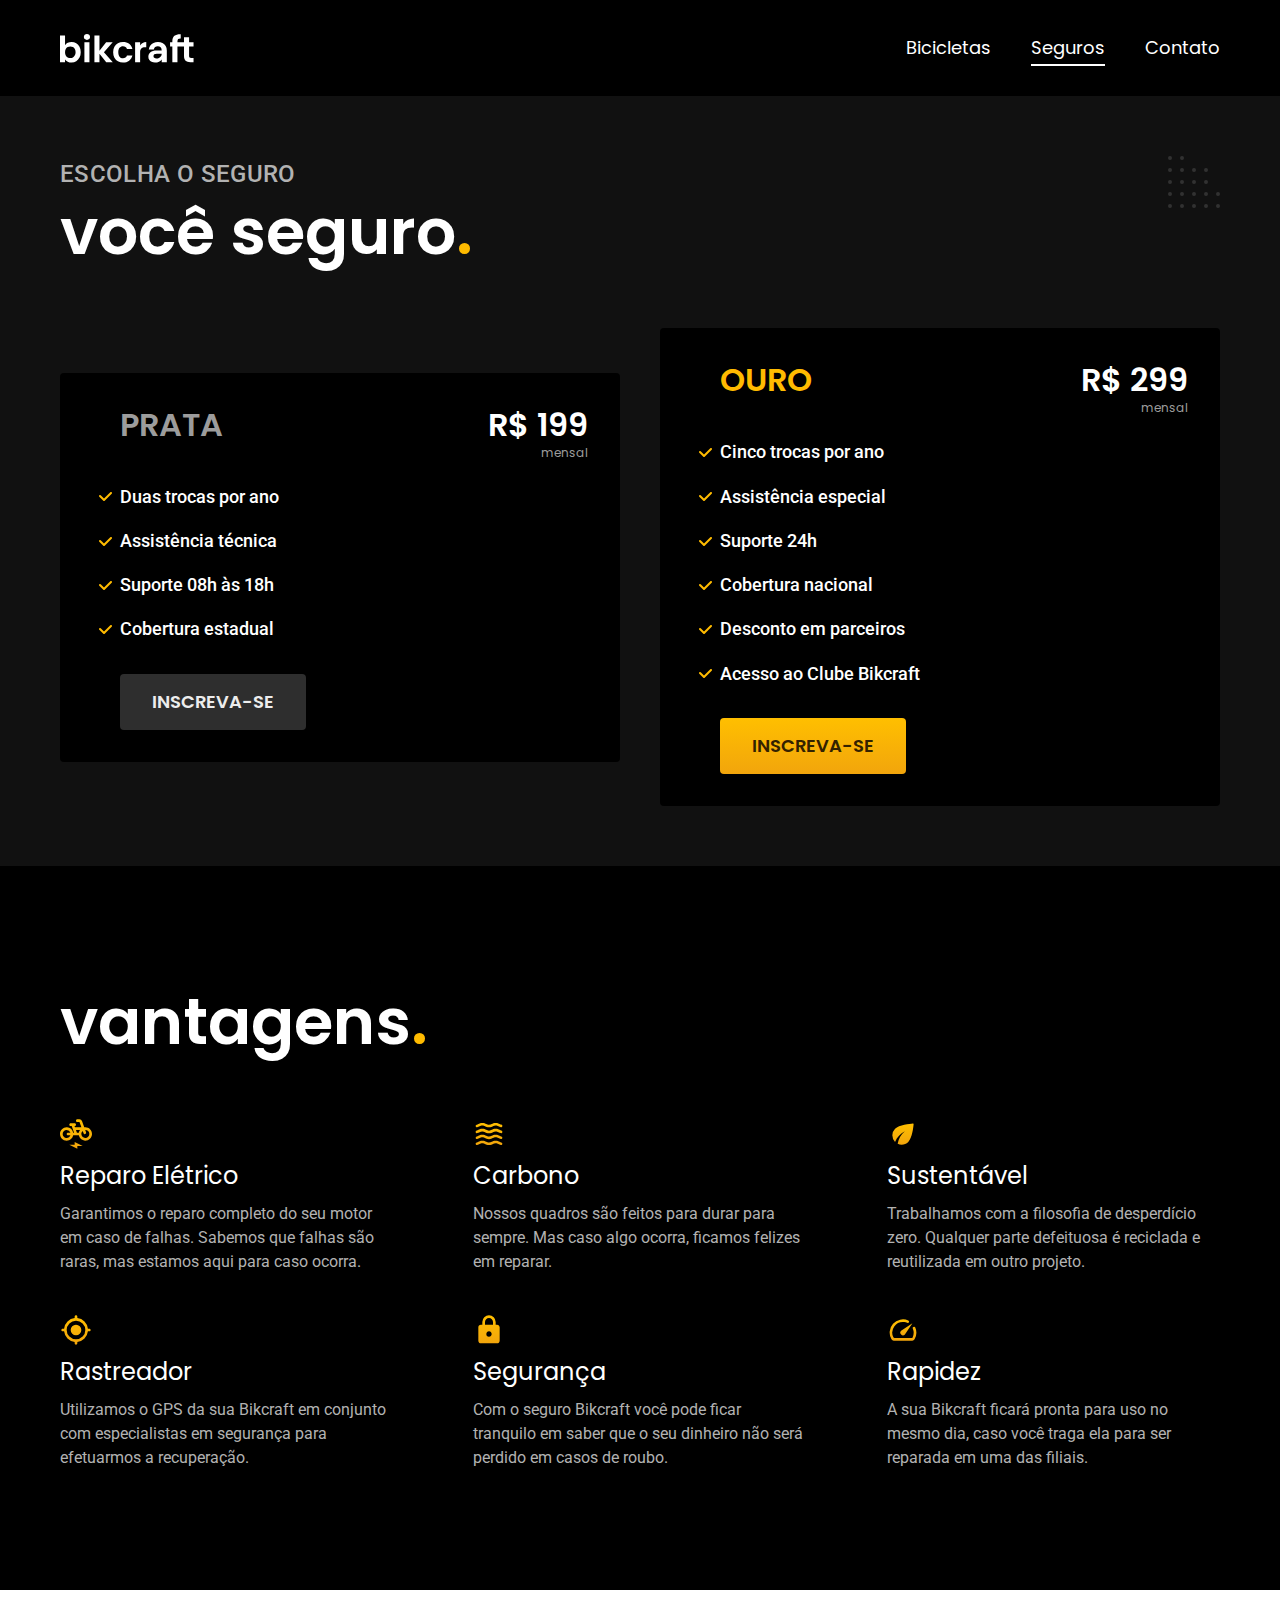
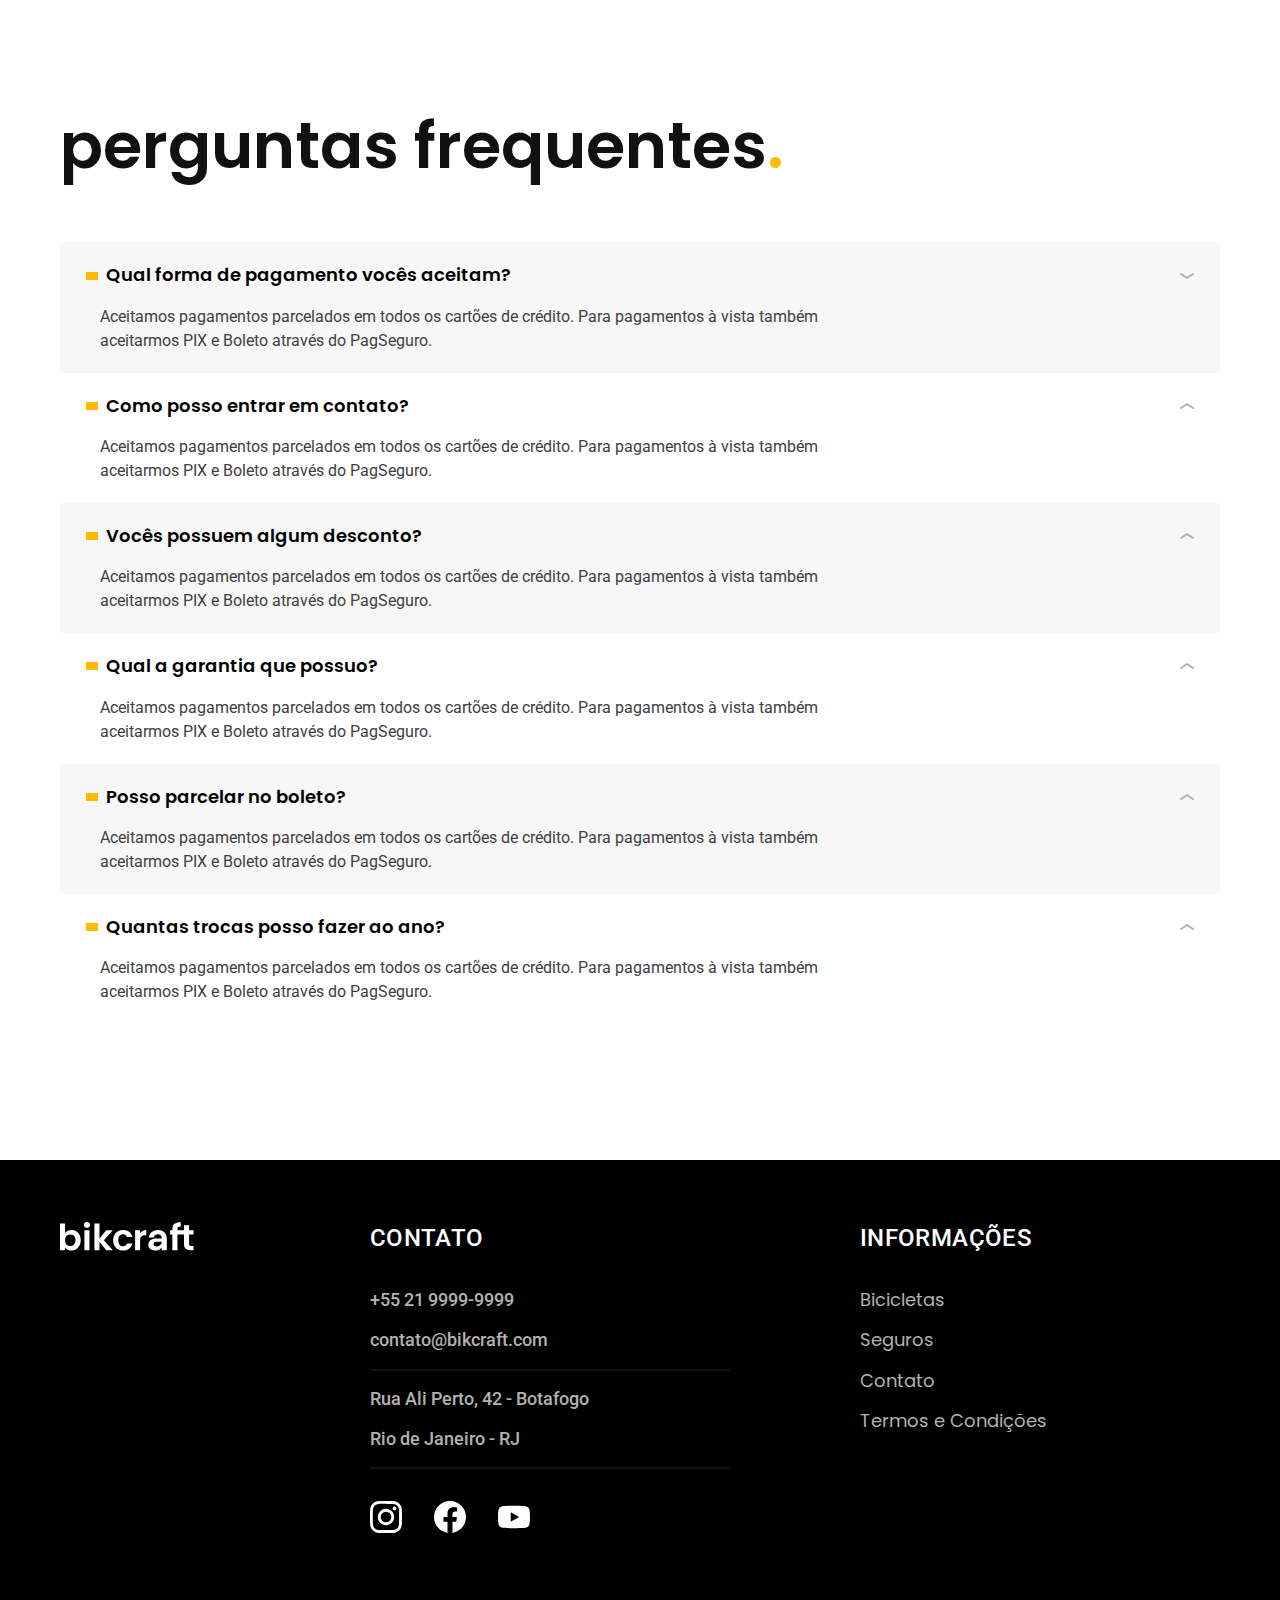
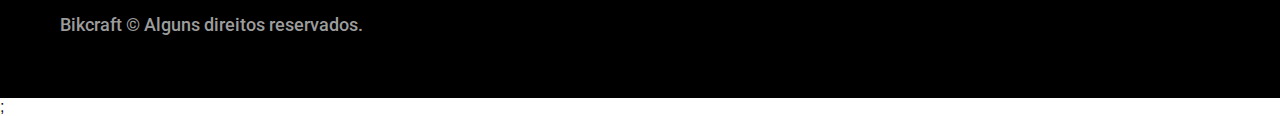
<file: seguros.html>
<!DOCTYPE html>
<html lang="pt-br">

<head>
    <meta charset="UTF-8">
    <meta http-equiv="X-UA-Compatible" content="IE=edge">
    <meta name="viewport" content="width=device-width, initial-scale=1.0">

    <title>Seguros | Bikcraft</title>
    <meta name="description" content="Seguros." >


    <link rel="icon" href="./favicon.svg" type="image/svg+xml">
    <link rel="preload" href="./css/style.css" as="style">
    <link rel="stylesheet" href="./css/style.css">

    <link rel="preconnect" href="https://fonts.googleapis.com">
    <link rel="preconnect" href="https://fonts.gstatic.com" crossorigin>
    <link href="https://fonts.googleapis.com/css2?family=Merriweather:ital,wght@1,900&family=Poppins:wght@400;600&family=Roboto:wght@400;500&display=swap" rel="stylesheet">


    <script>document.documentElement.classlist.add('js');</script> 
</head>

<body id="seguros">
    <header class="header-bg">
        <div class="header container">
            <a href="index.html">
            <img src="./img/bikcraft.svg" alt="Bikcraft">
            </a>

    <nav aria-label="primaria"></nav>
        <ul class="header-menu font-1-m cor-0">
            <li><a href="./bicicletas.html">Bicicletas</a></li>
            <li><a href="./seguros.html">Seguros</a></li>
            <li><a href="./contato.html">Contato</a></li>
        </ul>
    </div>
    </header>


    <main class="seguros-bg">
        <div class="titulo-bg">
            <div class="titulo container">
                <p class="font-2-l-b cor-5">Escolha o seguro</p>
                <h1 class="font-1-xxl cor-0">você seguro<span class="cor-p1">.</span></h1>
            </div>
            </div>
        
            <div class="seguros container">
        
            <div class="seguros-item">
            <h3 class="font-1-xl cor-6">PRATA</h3>
            <span class="font-1-xl cor-0">R$ 199 <span class="font-1-xs cor-6">mensal</span></span>
            <ul class="font-2-m cor-0">
                <li>Duas trocas por ano</li>
                <li>Assistência técnica</li>
                <li>Suporte 08h às 18h</li>
                <li>Cobertura estadual</li>
            </ul>
            <a class="botao secundario" href="./orcamento.html?tipo=seguro&produto=prata">Inscreva-se</a>
            </div>
        
            <div class="seguros-item">
            <h3 class="font-1-xl cor-p1">OURO</h3>
            <span class="font-1-xl cor-0">R$ 299 <span class="font-1-xs cor-6">mensal</span></span>
            <ul class="font-2-m cor-0">
                <li>Cinco trocas por ano</li>
                <li>Assistência especial</li>
                <li>Suporte 24h</li>
                <li>Cobertura nacional</li>
                <li>Desconto em parceiros</li>
                <li>Acesso ao Clube Bikcraft</li>
            </ul>
            <a class="botao" href="./orcamento.html?tipo=seguro&produto=ouro">Inscreva-se</a>
            </div>
        </div>
        </main>

    <article class="vantagens-bg">
        <div class="vantagens container">
            <h2 class="font-1-xxl cor-0">vantagens<span class="cor-p1">.</span></h2>
            <ul>
                <li>
                    <img src="./img/icones/eletrica.svg" alt="">
                    <h3 class="font-1-l cor-0">Reparo Elétrico</h3>
                    <p class="font-2-s cor-5">Garantimos o reparo completo do seu motor em caso de falhas. 
                    Sabemos que falhas são raras, mas estamos aqui para caso ocorra.</p>
                </li>
                <li>
                    <img src="./img/icones/carbono.svg" alt="">
                    <h3 class="font-1-l cor-0">Carbono</h3>
                    <p class="font-2-s cor-5">Nossos quadros são feitos para durar para sempre. 
                    Mas caso algo ocorra, ficamos felizes em reparar.</p>
                </li>
                <li>
                    <img src="./img/icones/sustentavel.svg" alt="">
                    <h3 class="font-1-l cor-0">Sustentável</h3>
                    <p class="font-2-s cor-5">Trabalhamos com a filosofia de desperdício zero. 
                    Qualquer parte defeituosa é reciclada e reutilizada em outro projeto.</p>
                </li>
                <li>
                    <img src="./img/icones/rastreador.svg" alt="">
                    <h3 class="font-1-l cor-0">Rastreador</h3>
                    <p class="font-2-s cor-5">Utilizamos o GPS da sua Bikcraft em conjunto com 
                    especialistas em segurança para efetuarmos a recuperação.</p>
                </li>
                <li>
                    <img src="./img/icones/seguro.svg" alt="">
                    <h3 class="font-1-l cor-0">Segurança</h3>
                    <p class="font-2-s cor-5">Com o seguro Bikcraft você pode ficar tranquilo 
                    em saber que o seu dinheiro não será perdido em casos de roubo.</p>
                </li>
                <li>
                    <img src="./img/icones/velocidade.svg" alt="">
                    <h3 class="font-1-l cor-0">Rapidez</h3>
                    <p class="font-2-s cor-5">A sua Bikcraft ficará pronta para uso no mesmo dia, 
                    caso você traga ela para ser reparada em uma das filiais.</p>
                </li>
            </ul>
        </div>
    </article>

    <article class="perguntas container">
        <h2 class="font-1-xxl">perguntas frequentes<span class="cor-p1">.</span></h2>

        <dl>
            <div>
                <dt><button class="font-1-m-b" aria-controls="pergunta1" aria-expanded="true">Qual forma de pagamento vocês aceitam?</button></dt>
                <dd id="pergunta1" class="font-2-s cor-9 ativa">Aceitamos pagamentos parcelados em todos os cartões de crédito. 
                Para pagamentos à vista também aceitarmos PIX e Boleto através do PagSeguro.</dd>
            </div>
            <div>
                <dt><button class="font-1-m-b" aria-controls="pergunta2" aria-expanded="false">Como posso entrar em contato?</button></dt>
                <dd id="pergunta2" class="font-2-s cor-9">Aceitamos pagamentos parcelados em todos os cartões de crédito. 
                Para pagamentos à vista também aceitarmos PIX e Boleto através do PagSeguro.</dd>
            </div>
            <div>
                <dt><button class="font-1-m-b" aria-controls="pergunta3" aria-expanded="false">Vocês possuem algum desconto?</button></dt>
                <dd id="pergunta3" class="font-2-s cor-9">Aceitamos pagamentos parcelados em todos os cartões de crédito. 
                Para pagamentos à vista também aceitarmos PIX e Boleto através do PagSeguro.</dd>
            </div>
            <div>
                <dt><button class="font-1-m-b" aria-controls="pergunta4" aria-expanded="false">Qual a garantia que possuo?</button></dt>
                <dd id="pergunta4" class="font-2-s cor-9">Aceitamos pagamentos parcelados em todos os cartões de crédito. 
                Para pagamentos à vista também aceitarmos PIX e Boleto através do PagSeguro.</dd>
            </div>
            <div>
                <dt><button class="font-1-m-b" aria-controls="pergunta5" aria-expanded="false">Posso parcelar no boleto?</button></dt>
                <dd id="pergunta5" class="font-2-s cor-9">Aceitamos pagamentos parcelados em todos os cartões de crédito. 
                Para pagamentos à vista também aceitarmos PIX e Boleto através do PagSeguro.</dd>
            </div>
            <div>
                <dt> <button class="font-1-m-b" aria-controls="pergunta6" aria-expanded="false">Quantas trocas posso fazer ao ano?</button></dt>
                <dd id="pergunta6" class="font-2-s cor-9">Aceitamos pagamentos parcelados em todos os cartões de crédito. 
                Para pagamentos à vista também aceitarmos PIX e Boleto através do PagSeguro.</dd>
            </div>
        </dl>


    </article>


    <footer class="footer-bg">
    <div class="footer container">
        <img src="./img/bikcraft.svg" alt="Bikcraft">
        <div class="footer-contato">
            <h3 class="font-2-l-b cor-0">Contato</h3>
            <ul class="font-2-m cor-5">
                <li><a href="tel:+55 21 9999-9999">+55 21 9999-9999</a></li>
                <li><a href="mailto:contato@bikcraft.com">contato@bikcraft.com</a></li>
                <li>Rua Ali Perto, 42 - Botafogo</li>
                <li>Rio de Janeiro - RJ</li>
            </ul>
            <div class="footer-redes">
                <a href="./">
                <img src="./img/redes/instagram.svg" alt="instagram">
                </a>
                <a href="./">
                    <img src="./img/redes/facebook.svg" alt="Facebook">
                </a>
                <a href="./">
                    <img src="./img/redes/youtube.svg" alt="Youtube">
                </a>
            </div>
        </div>
        <div class="footer-informacoes">
        <h3 class="font-2-l-b cor-0">Informações</h3>
        <nav>
            <ul class="font-1-m cor-5">
                <li><a href="./bicicletas.html">Bicicletas</a></li>
                <li><a href="./seguros.html">Seguros</a></li>
                <li><a href="./contato.html">Contato</a></li>
                <li><a href="./termos.html">Termos e Condições</a></li>
            </ul>
        </nav>
        </div>
        <p class="footer-copy font-2-m cor-6">Bikcraft © Alguns direitos reservados.</p>
    </div>
    </footer>
    <script src="./js/plugins/simple-anime.js"></script>;
    <script src="./js/script.js"></script>
</body>

</html>
</file>
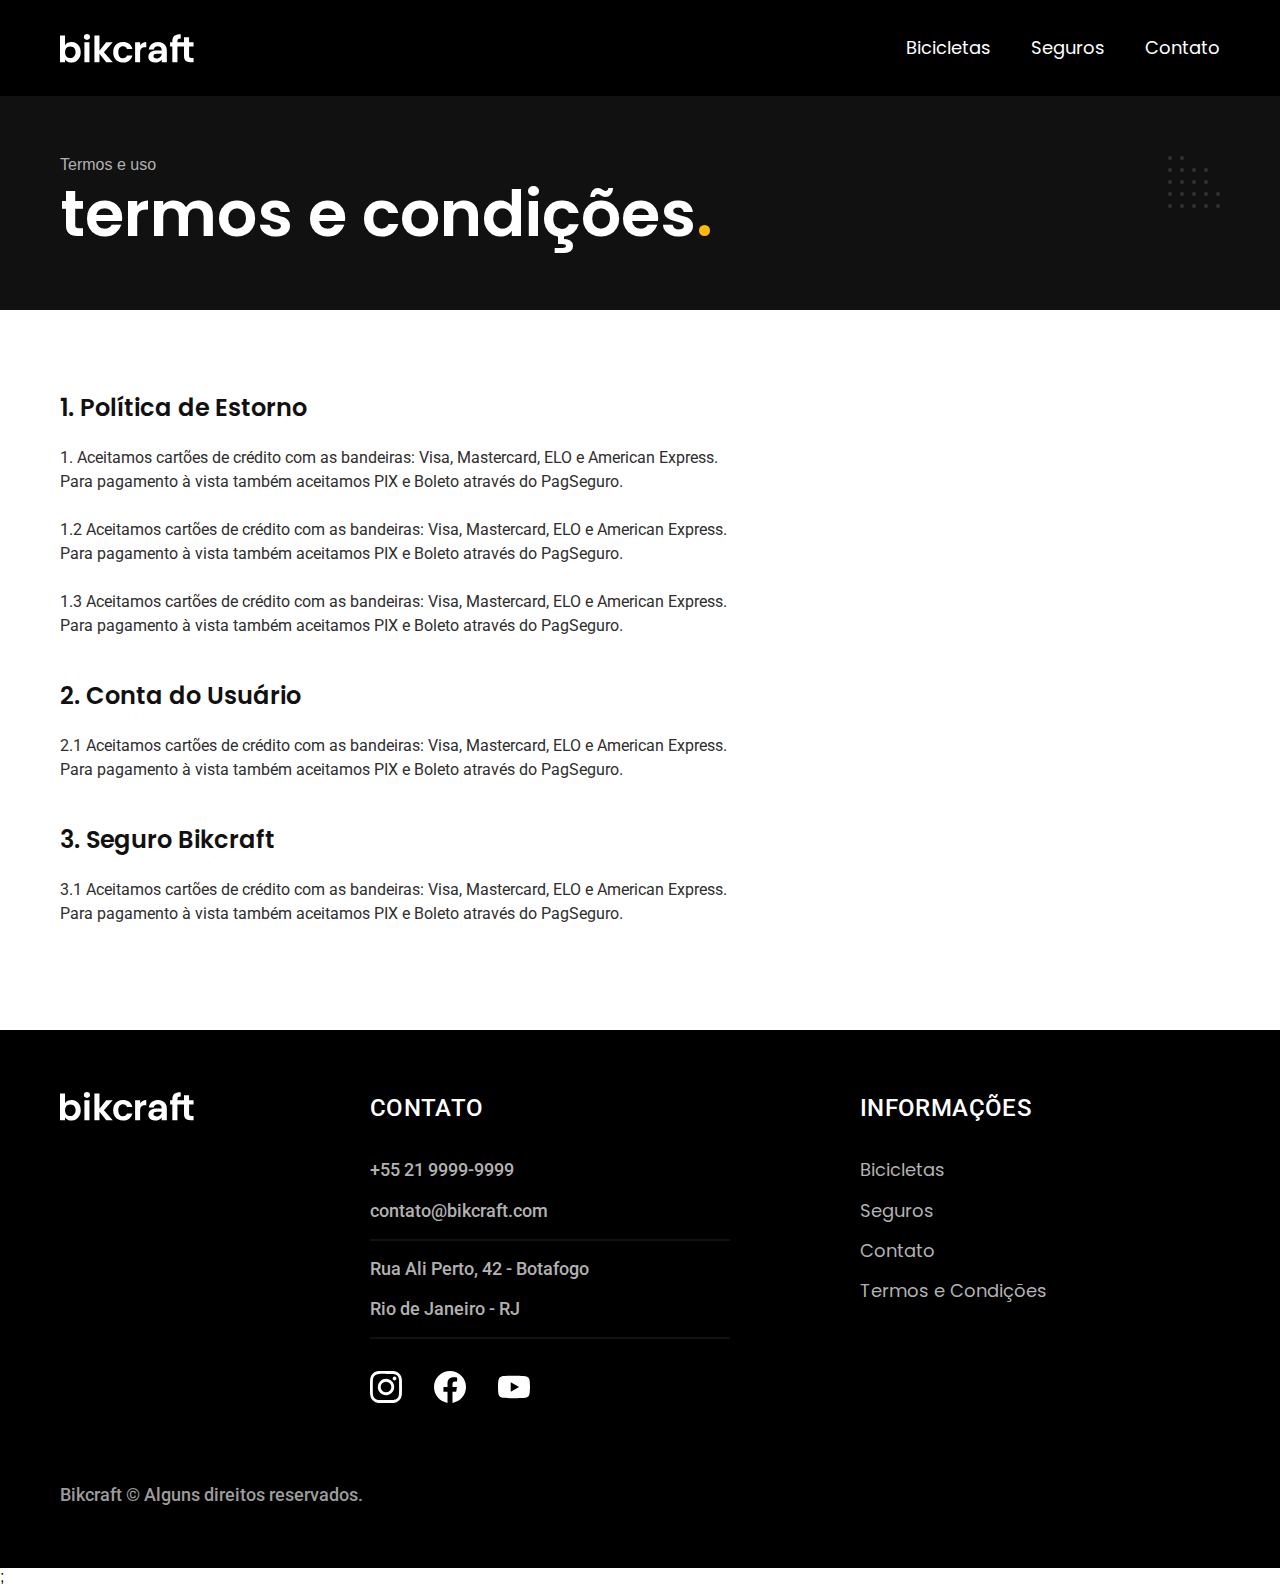
<file: termos.html>
<!DOCTYPE html>
<html lang="pt-br">

<head>
    <meta charset="UTF-8">
    <meta http-equiv="X-UA-Compatible" content="IE=edge">
    <meta name="viewport" content="width=device-width, initial-scale=1.0">

    <title>Termos e Condições | Bikcraft</title>
    <meta name="description" content="Termos e condições." >


    <link rel="icon" href="./favicon.svg" type="image/svg+xml">
    <link rel="preload" href="./css/style.css" as="style">
    <link rel="stylesheet" href="./css/style.css">

    <link rel="preconnect" href="https://fonts.googleapis.com">
    <link rel="preconnect" href="https://fonts.gstatic.com" crossorigin>
    <link href="https://fonts.googleapis.com/css2?family=Merriweather:ital,wght@1,900&family=Poppins:wght@400;600&family=Roboto:wght@400;500&display=swap" rel="stylesheet">


    <script>document.documentElement.classlist.add('js');</script> 
</head>

<body id="termos">
    <header class="header-bg">
        <div class="header container">
            <a href="index.html">
            <img src="./img/bikcraft.svg" alt="Bikcraft">
            </a>

    <nav aria-label="primaria"></nav>
        <ul class="header-menu font-1-m cor-0">
            <li><a href="./bicicletas.html">Bicicletas</a></li>
            <li><a href="./seguros.html">Seguros</a></li>
            <li><a href="./contato.html">Contato</a></li>
        </ul>
    </div>
    </header>

    <main>
    <div class="titulo-bg">
        <div class="titulo container">
        <p class="font-2-1-b cor-5">Termos e uso</p>
        <h1 class="font-1-xxl cor-0">termos e condições<span class="cor-p1">.</span></h1>
        </div>
    </div>

    <div class="termos font-2-s cor-10 container">
        <h2 class="font-1-l cor-11">1. Política de Estorno</h2>
            <p>1. Aceitamos cartões de crédito com as bandeiras: Visa,  Mastercard, ELO e American Express. 
            Para pagamento à vista também aceitamos PIX e Boleto através do PagSeguro. </p>
            <p>1.2 Aceitamos cartões de crédito com as bandeiras: Visa,  Mastercard, ELO e American Express. 
            Para pagamento à vista também aceitamos PIX e Boleto através do PagSeguro. </p>
            <p>1.3 Aceitamos cartões de crédito com as bandeiras: Visa,  Mastercard, ELO e American Express. 
            Para pagamento à vista também aceitamos PIX e Boleto através do PagSeguro. </p>
        <h2 class="font-1-l cor-11">2. Conta do Usuário</h2>
            <p>2.1 Aceitamos cartões de crédito com as bandeiras: Visa,  Mastercard, ELO e American Express. 
            Para pagamento à vista também aceitamos PIX e Boleto através do PagSeguro. </p>
        <h2 class="font-1-l cor-11">3. Seguro Bikcraft</h2>
            <p>3.1 Aceitamos cartões de crédito com as bandeiras: Visa,  Mastercard, ELO e American Express. 
            Para pagamento à vista também aceitamos PIX e Boleto através do PagSeguro. </p>
    </div>
    </main>



    <footer class="footer-bg">
    <div class="footer container">
        <img src="./img/bikcraft.svg" alt="Bikcraft">
        <div class="footer-contato">
            <h3 class="font-2-l-b cor-0">Contato</h3>
            <ul class="font-2-m cor-5">
                <li><a href="tel:+55 21 9999-9999">+55 21 9999-9999</a></li>
                <li><a href="mailto:contato@bikcraft.com">contato@bikcraft.com</a></li>
                <li>Rua Ali Perto, 42 - Botafogo</li>
                <li>Rio de Janeiro - RJ</li>
            </ul>
            <div class="footer-redes">
                <a href="./">
                <img src="./img/redes/instagram.svg" alt="instagram">
                </a>
                <a href="./">
                    <img src="./img/redes/facebook.svg" alt="Facebook">
                </a>
                <a href="./">
                    <img src="./img/redes/youtube.svg" alt="Youtube">
                </a>
            </div>
        </div>
        <div class="footer-informacoes">
        <h3 class="font-2-l-b cor-0">Informações</h3>
        <nav>
            <ul class="font-1-m cor-5">
                <li><a href="./bicicletas.html">Bicicletas</a></li>
                <li><a href="./seguros.html">Seguros</a></li>
                <li><a href="./contato.html">Contato</a></li>
                <li><a href="./termos.html">Termos e Condições</a></li>
            </ul>
        </nav>
        </div>
        <p class="footer-copy font-2-m cor-6">Bikcraft © Alguns direitos reservados.</p>
    </div>
    </footer>
    <script src="./js/plugins/simple-anime.js"></script>;
    <script src="./js/script.js"></script>
</body>

</html>
</file>
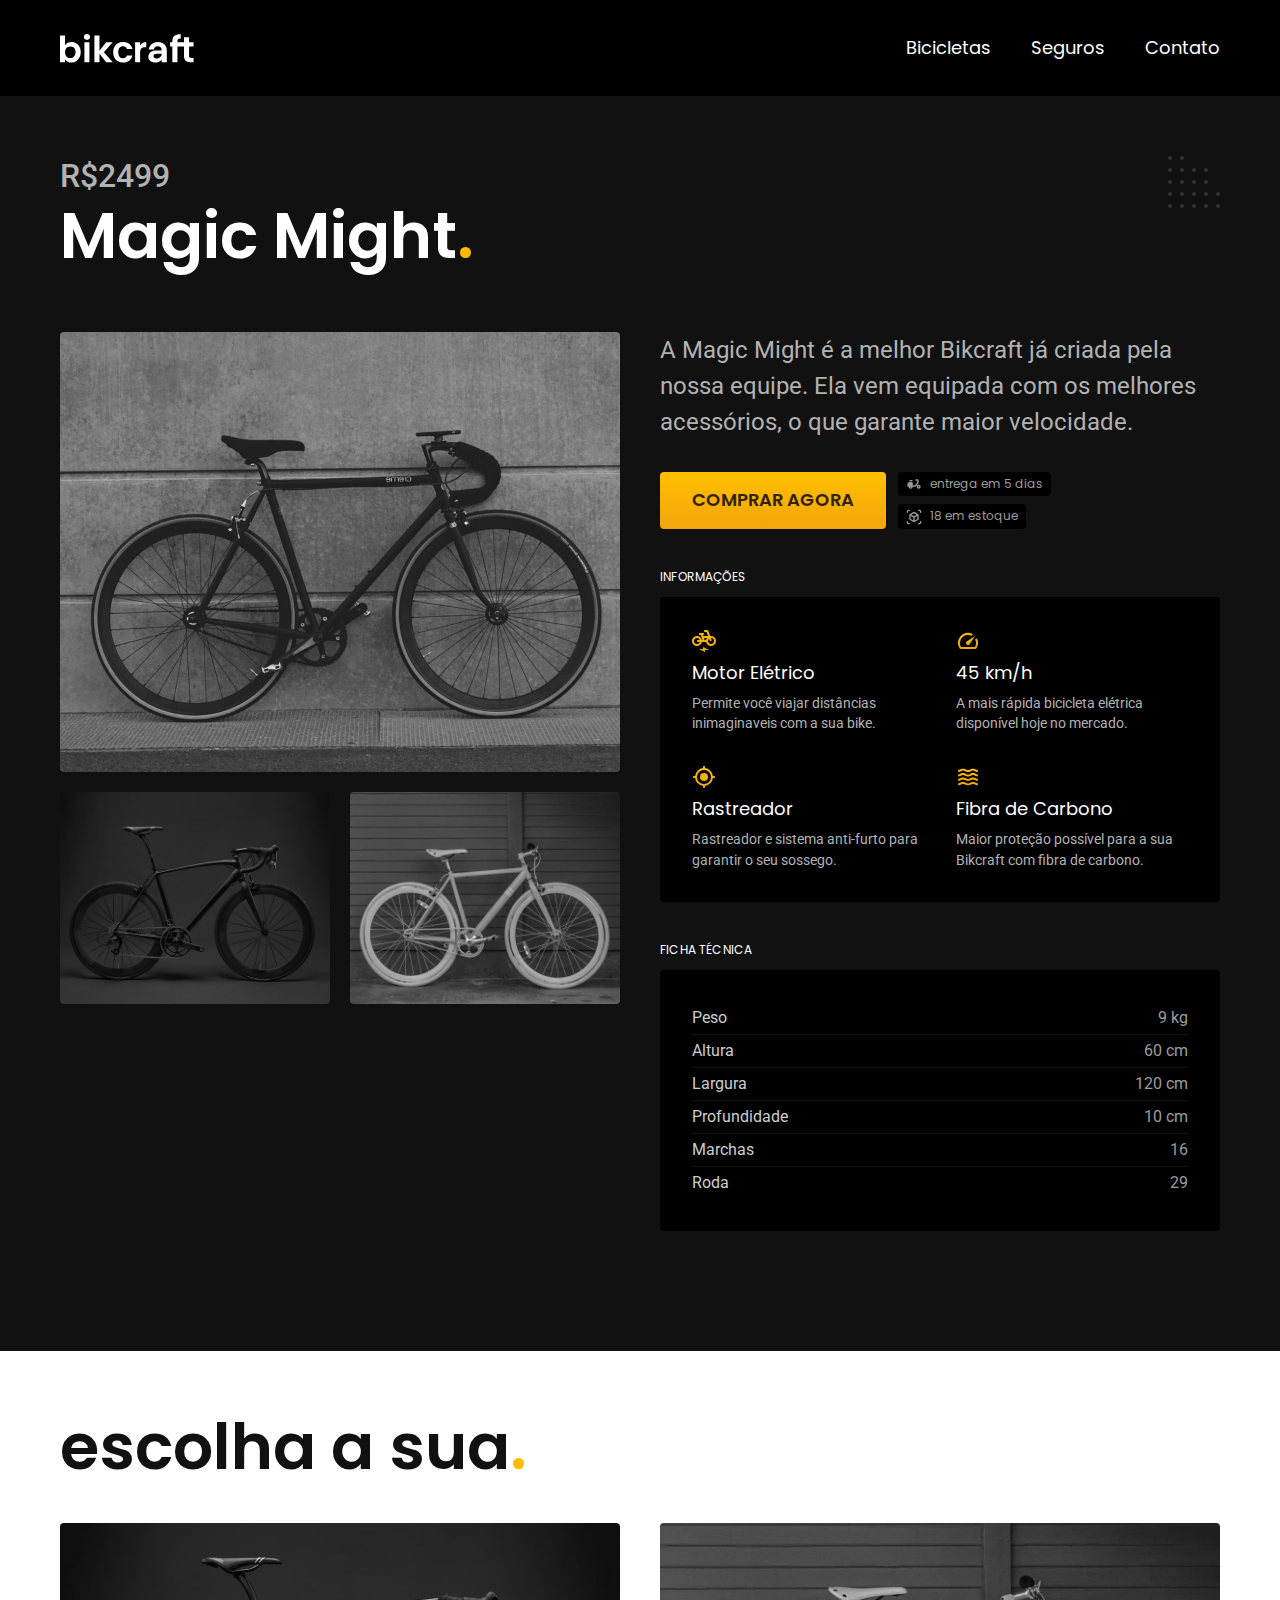
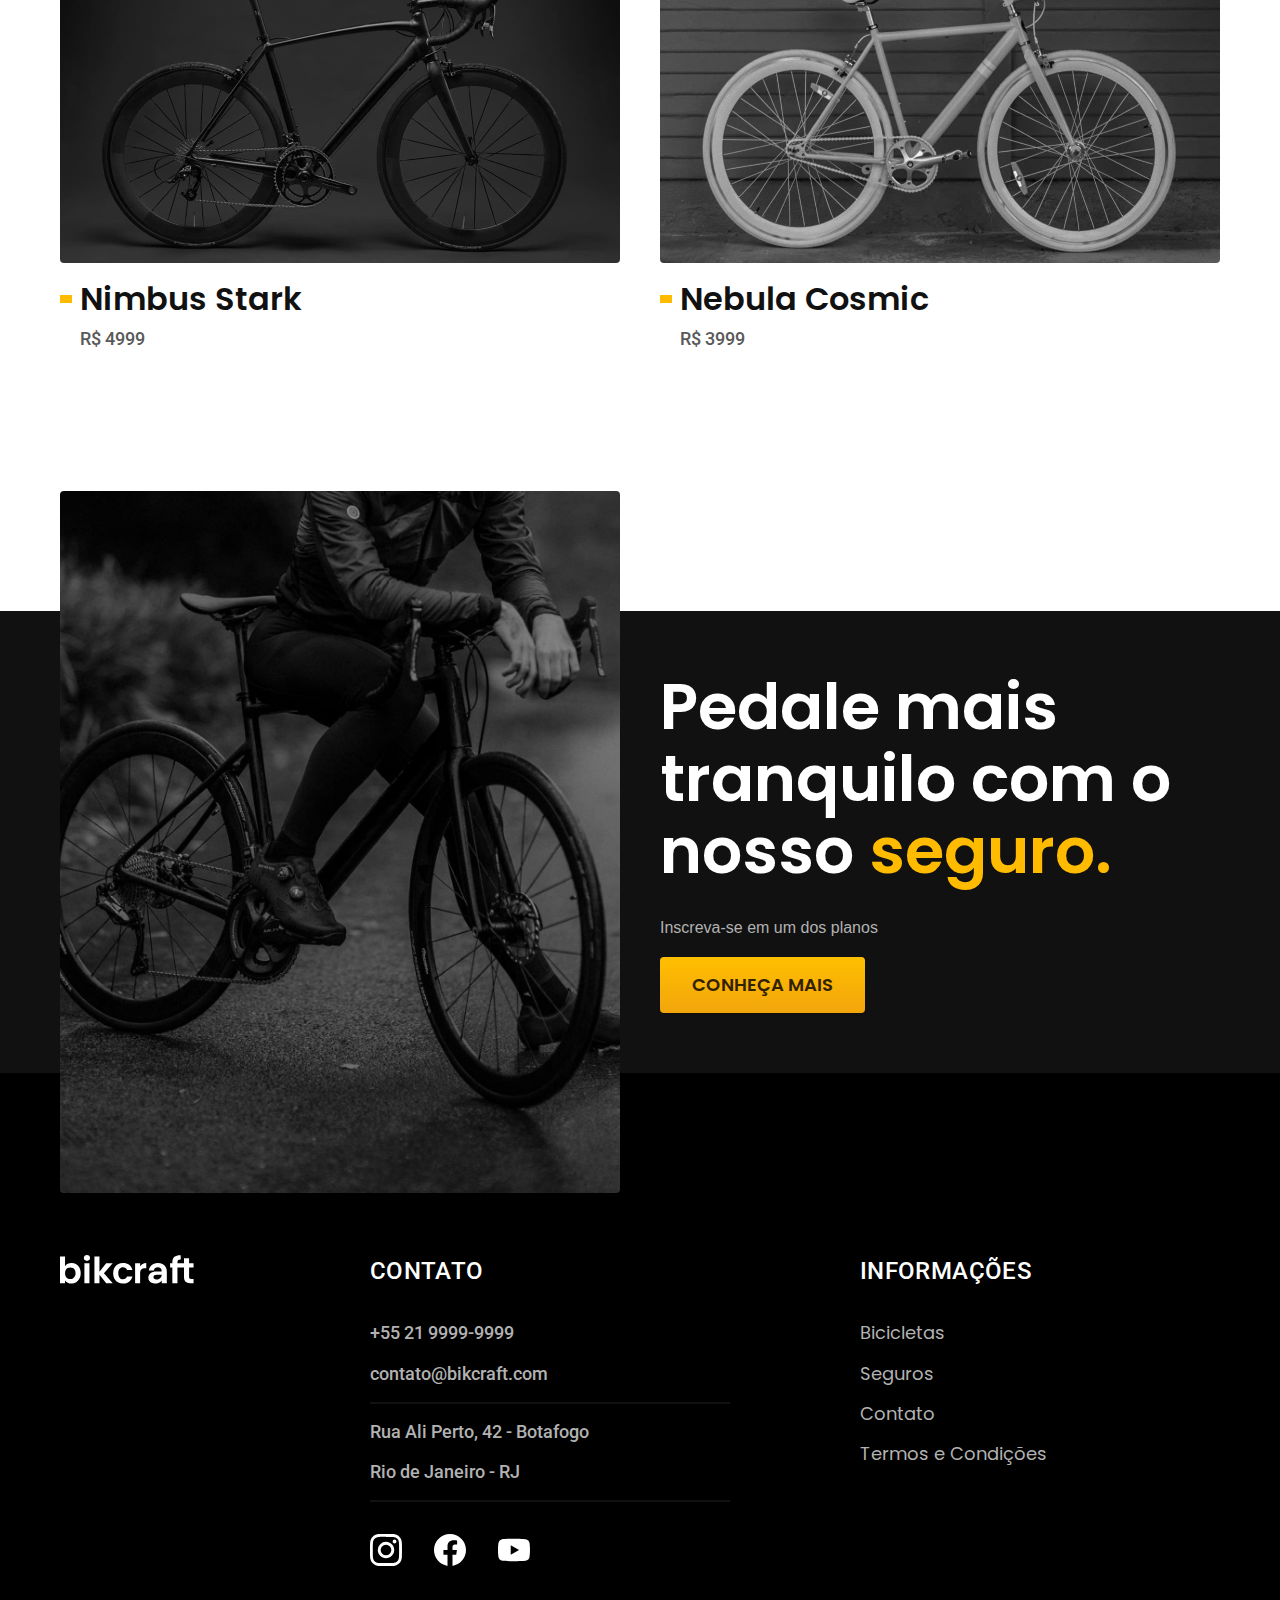
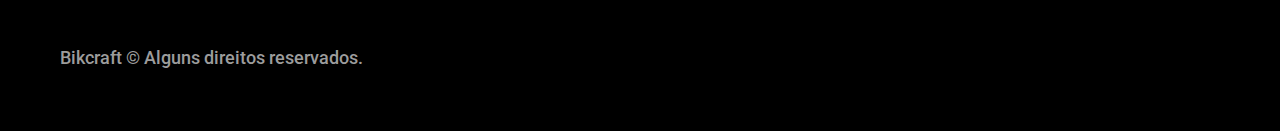
<file: bicicletas/magic.html>
<!DOCTYPE html>
<html lang="pt-br">

<head>
    <meta charset="UTF-8">
    <meta http-equiv="X-UA-Compatible" content="IE=edge">
    <meta name="viewport" content="width=device-width, initial-scale=1.0">

    <title>Magic | Bikcraft</title>
    <meta name="description" content="Magic" >

    <link rel="icon" href="./favicon.svg" type="image/svg+xml">
    <link rel="stylesheet" href="../css/global/header.css">
    <link rel="stylesheet" href="../css/style.css">

    <link rel="preconnect" href="https://fonts.googleapis.com">
    <link rel="preconnect" href="https://fonts.gstatic.com" crossorigin>
    <link href="https://fonts.googleapis.com/css2?family=Merriweather:ital,wght@1,900&family=Poppins:wght@400;600&family=Roboto:wght@400;500&display=swap" rel="stylesheet">

    
    <script>document.documentElement.classlist.add('js');</script> 
</head>

<body id="bicicleta">
    <header class="header-bg">
        <div class="header container">
            <a href="../index.html">
            <img src="../img/bikcraft.svg" alt="Bikcraft">
            </a>

    <nav aria-label="primaria"></nav>
        <ul class="header-menu font-1-m cor-0">
            <li><a href="../bicicletas.html">Bicicletas</a></li>
            <li><a href="../seguros.html">Seguros</a></li>
            <li><a href="../contato.html">Contato</a></li>
        </ul>
    </div>
    </header>

    <main class="titulo-bg">
        <div>
            <div class="titulo container">
            <p class="font-2-xl cor-5">R$2499</p>
            <h1 class="font-1-xxl cor-0">Magic Might<span class="cor-p1">.</span></h1>
            </div>
        </div>

        <div class="bicicleta container">
            <div class="bicicleta-imagens">
                <img src="../img/bicicleta/nimbus2.jpg" alt="Bicicleta">
                <img src="../img/bicicleta/nimbus1.jpg" alt="Bicicleta">
                <img src="../img/bicicleta/nimbus3.jpg" alt="Bicicleta">
            </div>
            <div class="bicicleta-conteudo">
                    <p class="font-2-l cor-5">A Magic Might é a melhor Bikcraft já criada pela nossa equipe. 
                    Ela vem equipada com os melhores acessórios, o que garante maior velocidade.</p>
                    <div class="bicicleta-comprar">
                        <a class="botao" href="../orcamento.html?tipo=bikcraft&produto=magic">Comprar Agora</a>
                        <span class="font-1-xs cor-6"><img src="../img/icones/entrega.svg" alt="">entrega em 5 dias</span>
                        <span class="font-1-xs cor-6"><img src="../img/icones/estoque.svg" alt="">18 em estoque</span>
                    </div>
                
                
                <h2 class="font-1-xs cor-0">Informações</h2>
                <ul class="bicicleta-informacoes">
                    <li>
                        <img src="../img/icones/eletrica.svg" alt="">
                        <h3 class="font-1-m cor-0">Motor Elétrico</h3>
                        <p class="font-2-xs cor-5">Permite você viajar distâncias inimaginaveis com a sua bike.</p>
                    </li>
                    <li>
                        <img src="../img/icones/velocidade.svg" alt="">
                        <h3 class="font-1-m cor-0">45 km/h</h3>
                        <p class="font-2-xs cor-5">A mais rápida bicicleta elétrica disponível hoje no mercado.</p>
                    </li>
                    <li>
                        <img src="../img/icones/rastreador.svg" alt="">
                        <h3 class="font-1-m cor-0">Rastreador</h3>
                        <p class="font-2-xs cor-5">Rastreador e sistema anti-furto para garantir o seu sossego.</p>
                    </li>
                    <li>
                        <img src="../img/icones/carbono.svg" alt="">
                        <h3 class="font-1-m cor-0">Fibra de Carbono</h3>
                        <p class="font-2-xs cor-5">Maior proteção possível para a sua Bikcraft com fibra de carbono.</p>
                    </li>
                </ul>
                <h2 class="font-1-xs cor-0">Ficha Técnica</h2>
                <ul class="bicicleta-ficha font-2-s cor-4">
                    <li>Peso <span>9 kg</span></li>
                    <li>Altura <span>60 cm</span></li>
                    <li>Largura <span>120 cm</span></li>
                    <li>Profundidade <span>10 cm</span></li>
                    <li>Marchas <span>16</span></li>
                    <li>Roda <span>29</span></li>
                </ul>
            </div>
        </div>
    </main>

    <article class="bicicletas-lista container">
        <h2 class="font-1-xxl">escolha a sua<span class="cor-p1">.</span></h2>
    
        <ul>
            <li>
            <a href="./magic.html">
                <img src="../img/bicicletas/nimbus.jpg" alt="Bicicleta preta">
                <h3 class="font-1-xl">Nimbus Stark</h3>
                <span class="font-2-m cor-8">R$ 4999</span>
            </a>
            </li>
            <li>
            <a href="./nebula.html">
                <img src="../img/bicicletas/nebula.jpg" alt="Bicicleta preta">
                <h3 class="font-1-xl">Nebula Cosmic</h3>
                <span class="font-2-m cor-8">R$ 3999</span>
            </a>
            </li>
        </ul>
    </article>

    <article class="seguro-bg">
        <div class="seguro container">
            <div class="seguro-imagem">
                <img src="../img/fotos/seguros.jpg" alt="Pessoa parada em cima de uma bicicleta.">
            </div>
            <div class="seguro-conteudo">
                <h2 class="font-1-xxl cor-0">Pedale mais tranquilo com o nosso <span class="cor-p1">seguro.</span></h2>
                <p class="font-2-1 cor-5">Inscreva-se em um dos planos</p>
                <a class="botao" href="../seguros.html">Conheça Mais</a>
            </div>
        </div>
    </article>

    <footer class="footer-bg">
    <div class="footer container">
        <img src="../img/bikcraft.svg" alt="Bikcraft">
        <div class="footer-contato">
            <h3 class="font-2-l-b cor-0">Contato</h3>
            <ul class="font-2-m cor-5">
                <li><a href="tel:+55 21 9999-9999">+55 21 9999-9999</a></li>
                <li><a href="mailto:contato@bikcraft.com">contato@bikcraft.com</a></li>
                <li>Rua Ali Perto, 42 - Botafogo</li>
                <li>Rio de Janeiro - RJ</li>
            </ul>
            <div class="footer-redes">
                <a href="./">
                <img src="../img/redes/instagram.svg" alt="instagram">
                </a>
                <a href="./">
                    <img src="../img/redes/facebook.svg" alt="Facebook">
                </a>
                <a href="./">
                    <img src="../img/redes/youtube.svg" alt="Youtube">
                </a>
            </div>
        </div>
        <div class="footer-informacoes">
        <h3 class="font-2-l-b cor-0">Informações</h3>
        <nav>
            <ul class="font-1-m cor-5">
                <li><a href="../bicicletas.html">Bicicletas</a></li>
                <li><a href="../seguros.html">Seguros</a></li>
                <li><a href="../contato.html">Contato</a></li>
                <li><a href="../termos.html">Termos e Condições</a></li>
            </ul>
        </nav>
        </div>
        <p class="footer-copy font-2-m cor-6">Bikcraft © Alguns direitos reservados.</p>
    </div>
    </footer>
    <script src="../js/script.js"></script>
</body>

</html>
</file>
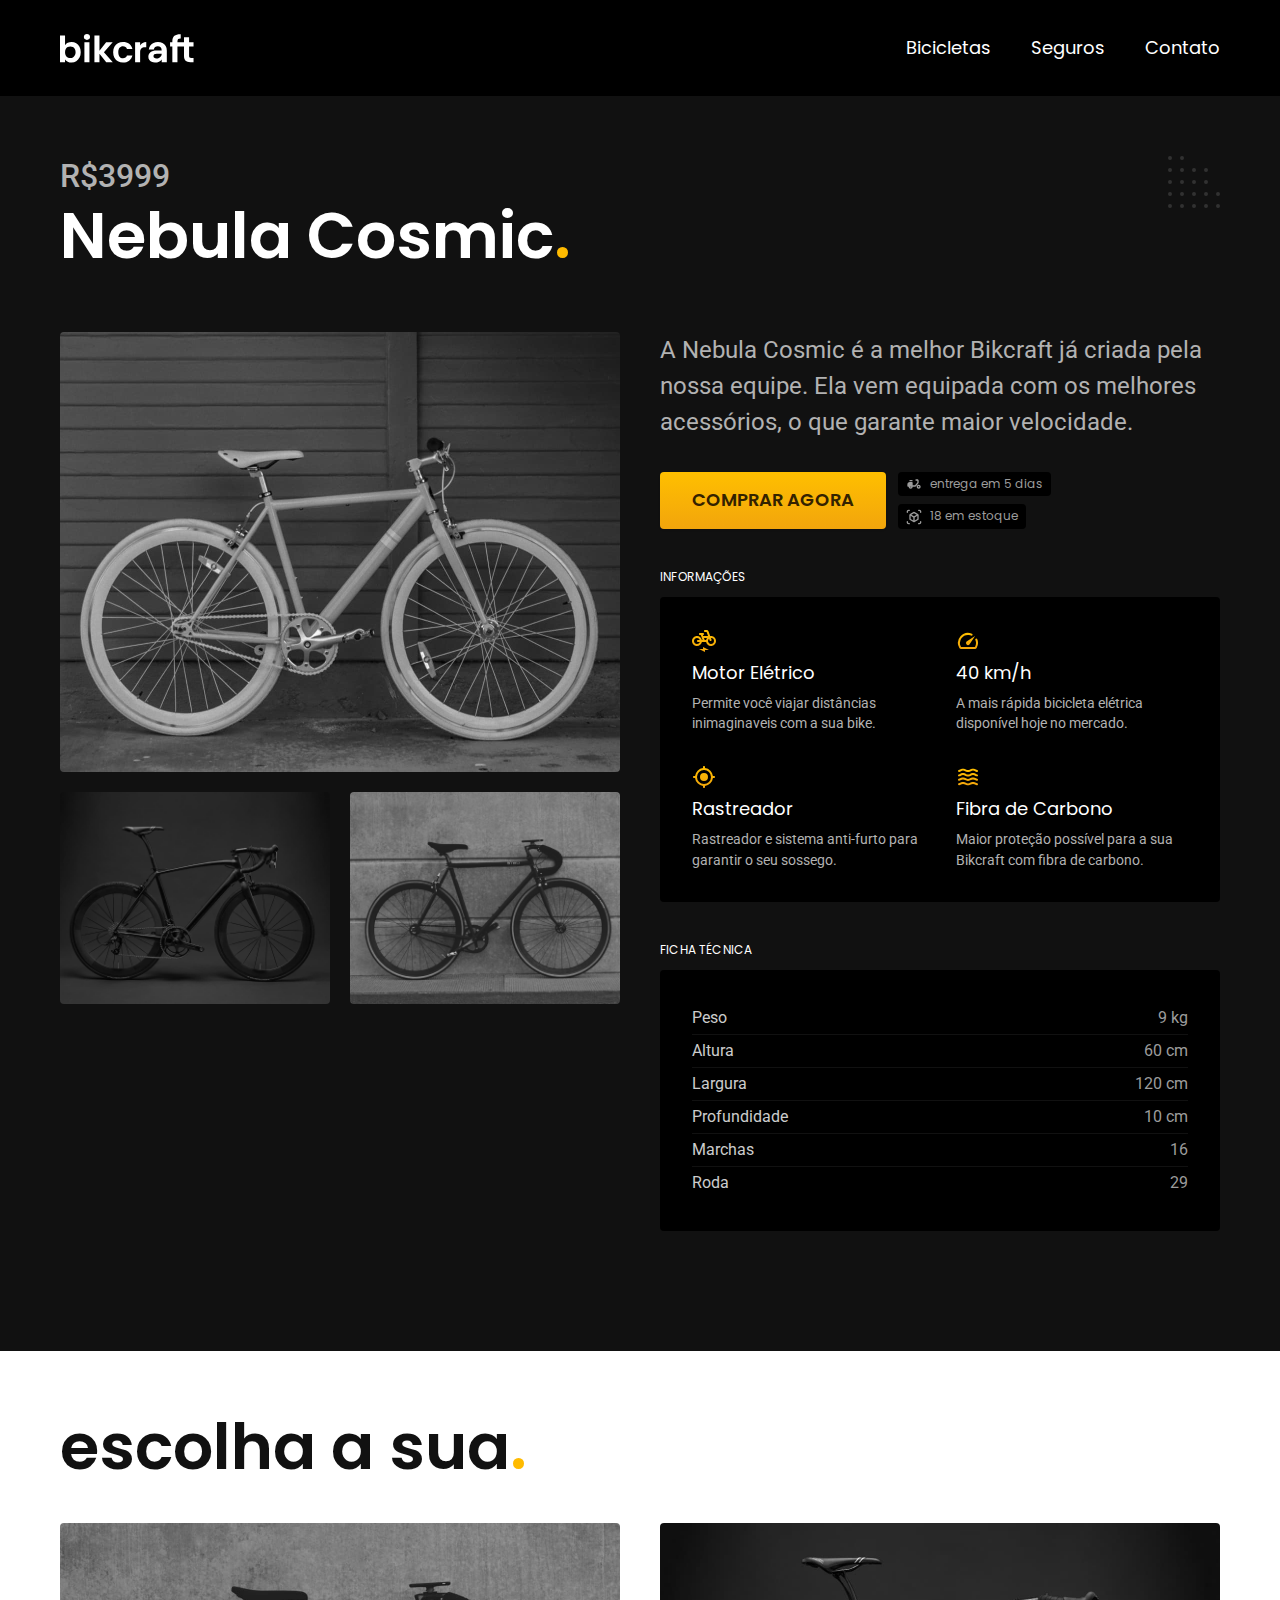
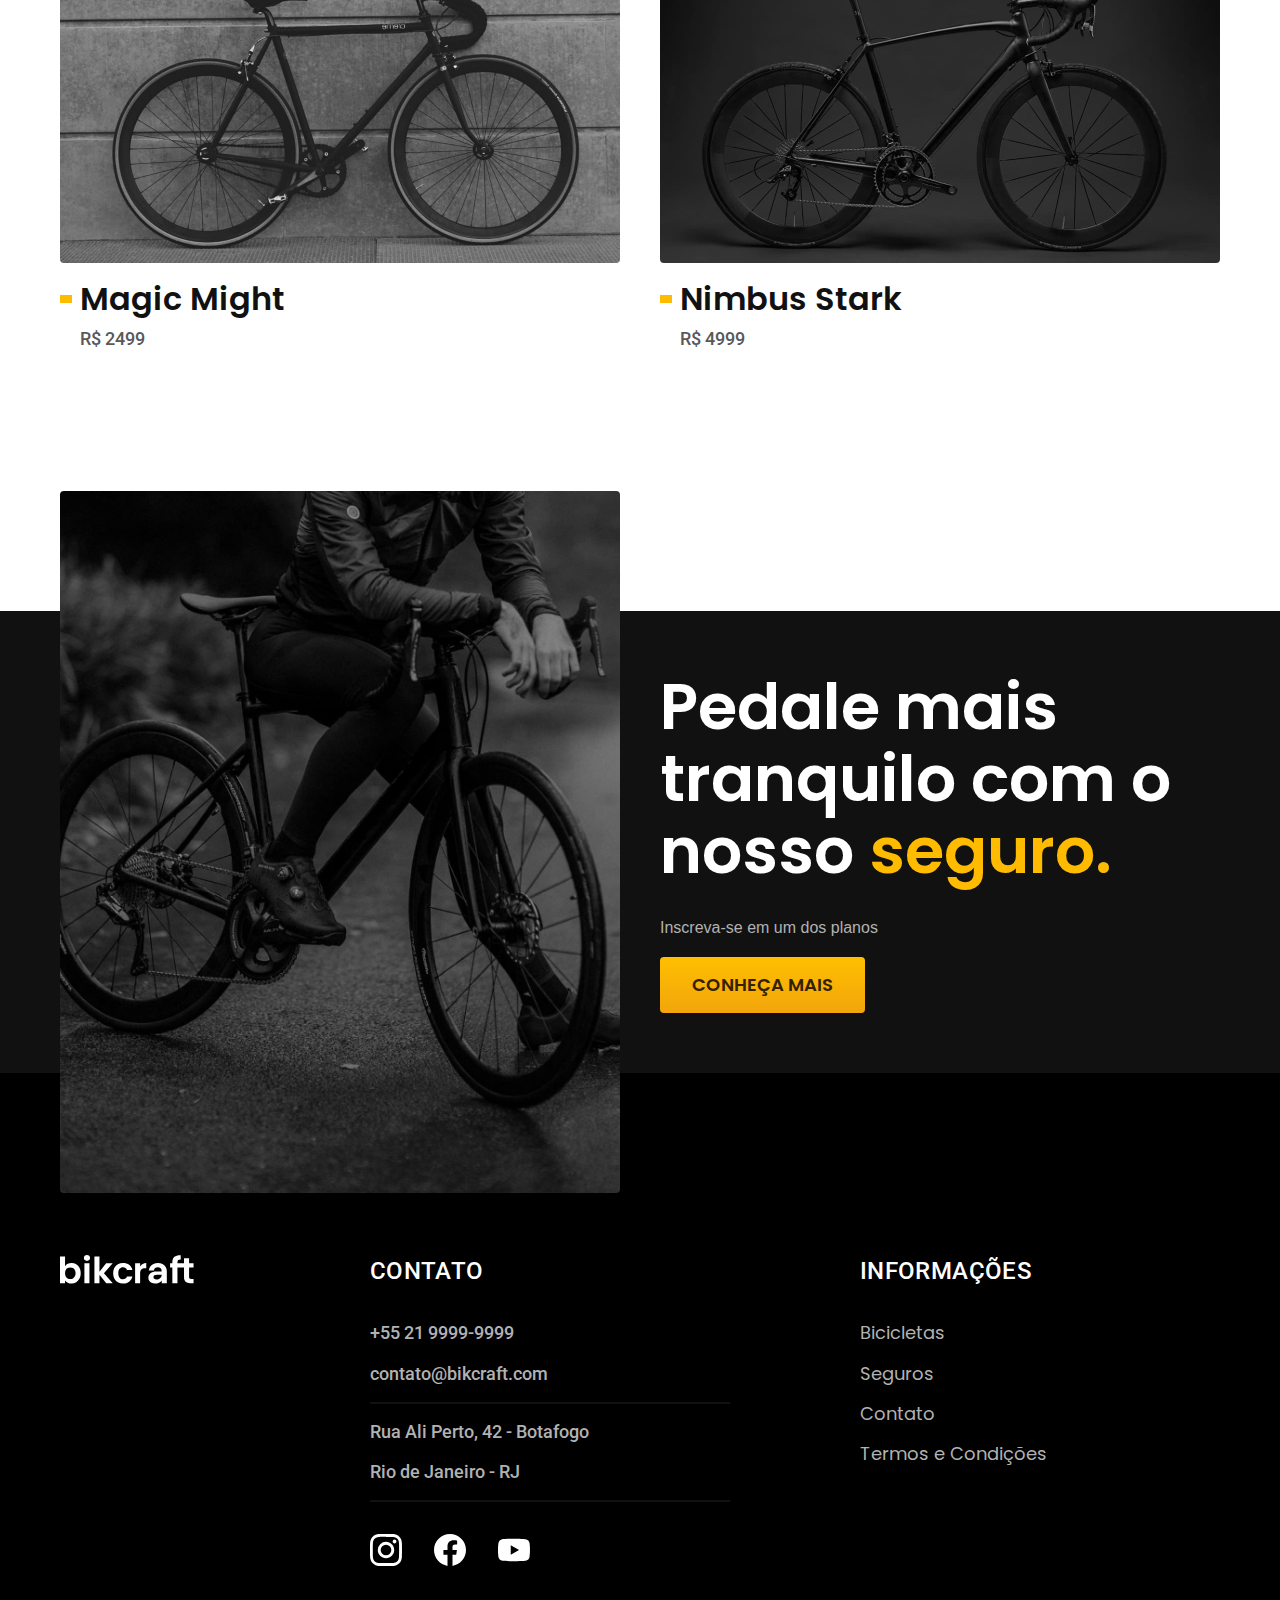
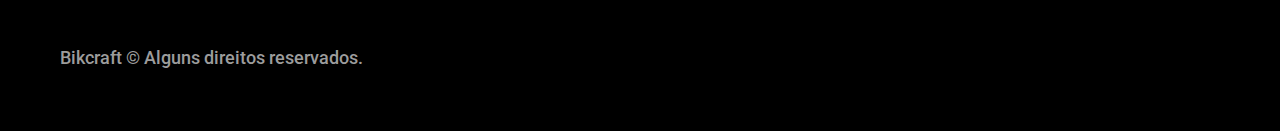
<file: bicicletas/nebula.html>
<!DOCTYPE html>
<html lang="pt-br">

<head>
    <meta charset="UTF-8">
    <meta http-equiv="X-UA-Compatible" content="IE=edge">
    <meta name="viewport" content="width=device-width, initial-scale=1.0">

    <title>Nebula | Bikcraft</title>
    <meta name="description" content="Nebula" >

    <link rel="icon" href="./favicon.svg" type="image/svg+xml">
    <link rel="stylesheet" href="../css/global/header.css">
    <link rel="stylesheet" href="../css/style.css">

    <link rel="preconnect" href="https://fonts.googleapis.com">
    <link rel="preconnect" href="https://fonts.gstatic.com" crossorigin>
    <link href="https://fonts.googleapis.com/css2?family=Merriweather:ital,wght@1,900&family=Poppins:wght@400;600&family=Roboto:wght@400;500&display=swap" rel="stylesheet">

        
    <script>document.documentElement.classlist.add('js');</script> 
</head>

<body id="bicicleta">
    <header class="header-bg">
        <div class="header container">
            <a href="../index.html">
            <img src="../img/bikcraft.svg" alt="Bikcraft">
            </a>

    <nav aria-label="primaria"></nav>
        <ul class="header-menu font-1-m cor-0">
            <li><a href="../bicicletas.html">Bicicletas</a></li>
            <li><a href="../seguros.html">Seguros</a></li>
            <li><a href="../contato.html">Contato</a></li>
        </ul>
    </div>
    </header>

    <main class="titulo-bg">
        <div>
            <div class="titulo container">
            <p class="font-2-xl cor-5">R$3999</p>
            <h1 class="font-1-xxl cor-0">Nebula Cosmic<span class="cor-p1">.</span></h1>
            </div>
        </div>

        <div class="bicicleta container">
            <div class="bicicleta-imagens">
                <img src="../img/bicicleta/nimbus3.jpg" alt="Bicicleta">
                <img src="../img/bicicleta/nimbus1.jpg" alt="Bicicleta">
                <img src="../img/bicicleta/nimbus2.jpg" alt="Bicicleta">
            </div>
            <div class="bicicleta-conteudo">
                    <p class="font-2-l cor-5">A Nebula Cosmic é a melhor Bikcraft já criada pela nossa equipe. 
                    Ela vem equipada com os melhores acessórios, o que garante maior velocidade.</p>
                    <div class="bicicleta-comprar">
                        <a class="botao" href="../orcamento.html?tipo=bikcraft&produto=nebula">Comprar Agora</a>
                        <span class="font-1-xs cor-6"><img src="../img/icones/entrega.svg" alt="">entrega em 5 dias</span>
                        <span class="font-1-xs cor-6"><img src="../img/icones/estoque.svg" alt="">18 em estoque</span>
                    </div>
                
                
                <h2 class="font-1-xs cor-0">Informações</h2>
                <ul class="bicicleta-informacoes">
                    <li>
                        <img src="../img/icones/eletrica.svg" alt="">
                        <h3 class="font-1-m cor-0">Motor Elétrico</h3>
                        <p class="font-2-xs cor-5">Permite você viajar distâncias inimaginaveis com a sua bike.</p>
                    </li>
                    <li>
                        <img src="../img/icones/velocidade.svg" alt="">
                        <h3 class="font-1-m cor-0">40 km/h</h3>
                        <p class="font-2-xs cor-5">A mais rápida bicicleta elétrica disponível hoje no mercado.</p>
                    </li>
                    <li>
                        <img src="../img/icones/rastreador.svg" alt="">
                        <h3 class="font-1-m cor-0">Rastreador</h3>
                        <p class="font-2-xs cor-5">Rastreador e sistema anti-furto para garantir o seu sossego.</p>
                    </li>
                    <li>
                        <img src="../img/icones/carbono.svg" alt="">
                        <h3 class="font-1-m cor-0">Fibra de Carbono</h3>
                        <p class="font-2-xs cor-5">Maior proteção possível para a sua Bikcraft com fibra de carbono.</p>
                    </li>
                </ul>
                <h2 class="font-1-xs cor-0">Ficha Técnica</h2>
                <ul class="bicicleta-ficha font-2-s cor-4">
                    <li>Peso <span>9 kg</span></li>
                    <li>Altura <span>60 cm</span></li>
                    <li>Largura <span>120 cm</span></li>
                    <li>Profundidade <span>10 cm</span></li>
                    <li>Marchas <span>16</span></li>
                    <li>Roda <span>29</span></li>
                </ul>
            </div>
        </div>
    </main>

    <article class="bicicletas-lista container">
        <h2 class="font-1-xxl">escolha a sua<span class="cor-p1">.</span></h2>
    
        <ul>
            <li>
            <a href="./magic.html">
                <img src="../img/bicicletas/magic.jpg" alt="Bicicleta preta">
                <h3 class="font-1-xl">Magic Might</h3>
                <span class="font-2-m cor-8">R$ 2499</span>
            </a>
            </li>
            <li>
            <a href="./nebula.html">
                <img src="../img/bicicletas/nimbus.jpg" alt="Bicicleta preta">
                <h3 class="font-1-xl">Nimbus Stark</h3>
                <span class="font-2-m cor-8">R$ 4999</span>
            </a>
            </li>
        </ul>
    </article>

    <article class="seguro-bg">
        <div class="seguro container">
            <div class="seguro-imagem">
                <img src="../img/fotos/seguros.jpg" alt="Pessoa parada em cima de uma bicicleta.">
            </div>
            <div class="seguro-conteudo">
                <h2 class="font-1-xxl cor-0">Pedale mais tranquilo com o nosso <span class="cor-p1">seguro.</span></h2>
                <p class="font-2-1 cor-5">Inscreva-se em um dos planos</p>
                <a class="botao" href="../seguros.html">Conheça Mais</a>
            </div>
        </div>
    </article>

    <footer class="footer-bg">
    <div class="footer container">
        <img src="../img/bikcraft.svg" alt="Bikcraft">
        <div class="footer-contato">
            <h3 class="font-2-l-b cor-0">Contato</h3>
            <ul class="font-2-m cor-5">
                <li><a href="tel:+55 21 9999-9999">+55 21 9999-9999</a></li>
                <li><a href="mailto:contato@bikcraft.com">contato@bikcraft.com</a></li>
                <li>Rua Ali Perto, 42 - Botafogo</li>
                <li>Rio de Janeiro - RJ</li>
            </ul>
            <div class="footer-redes">
                <a href="./">
                <img src="../img/redes/instagram.svg" alt="instagram">
                </a>
                <a href="./">
                    <img src="../img/redes/facebook.svg" alt="Facebook">
                </a>
                <a href="./">
                    <img src="../img/redes/youtube.svg" alt="Youtube">
                </a>
            </div>
        </div>
        <div class="footer-informacoes">
        <h3 class="font-2-l-b cor-0">Informações</h3>
        <nav>
            <ul class="font-1-m cor-5">
                <li><a href="../bicicletas.html">Bicicletas</a></li>
                <li><a href="../seguros.html">Seguros</a></li>
                <li><a href="../contato.html">Contato</a></li>
                <li><a href="../termos.html">Termos e Condições</a></li>
            </ul>
        </nav>
        </div>
        <p class="footer-copy font-2-m cor-6">Bikcraft © Alguns direitos reservados.</p>
    </div>
    </footer>
    <script src="../js/script.js"></script>
</body>

</html>
</file>
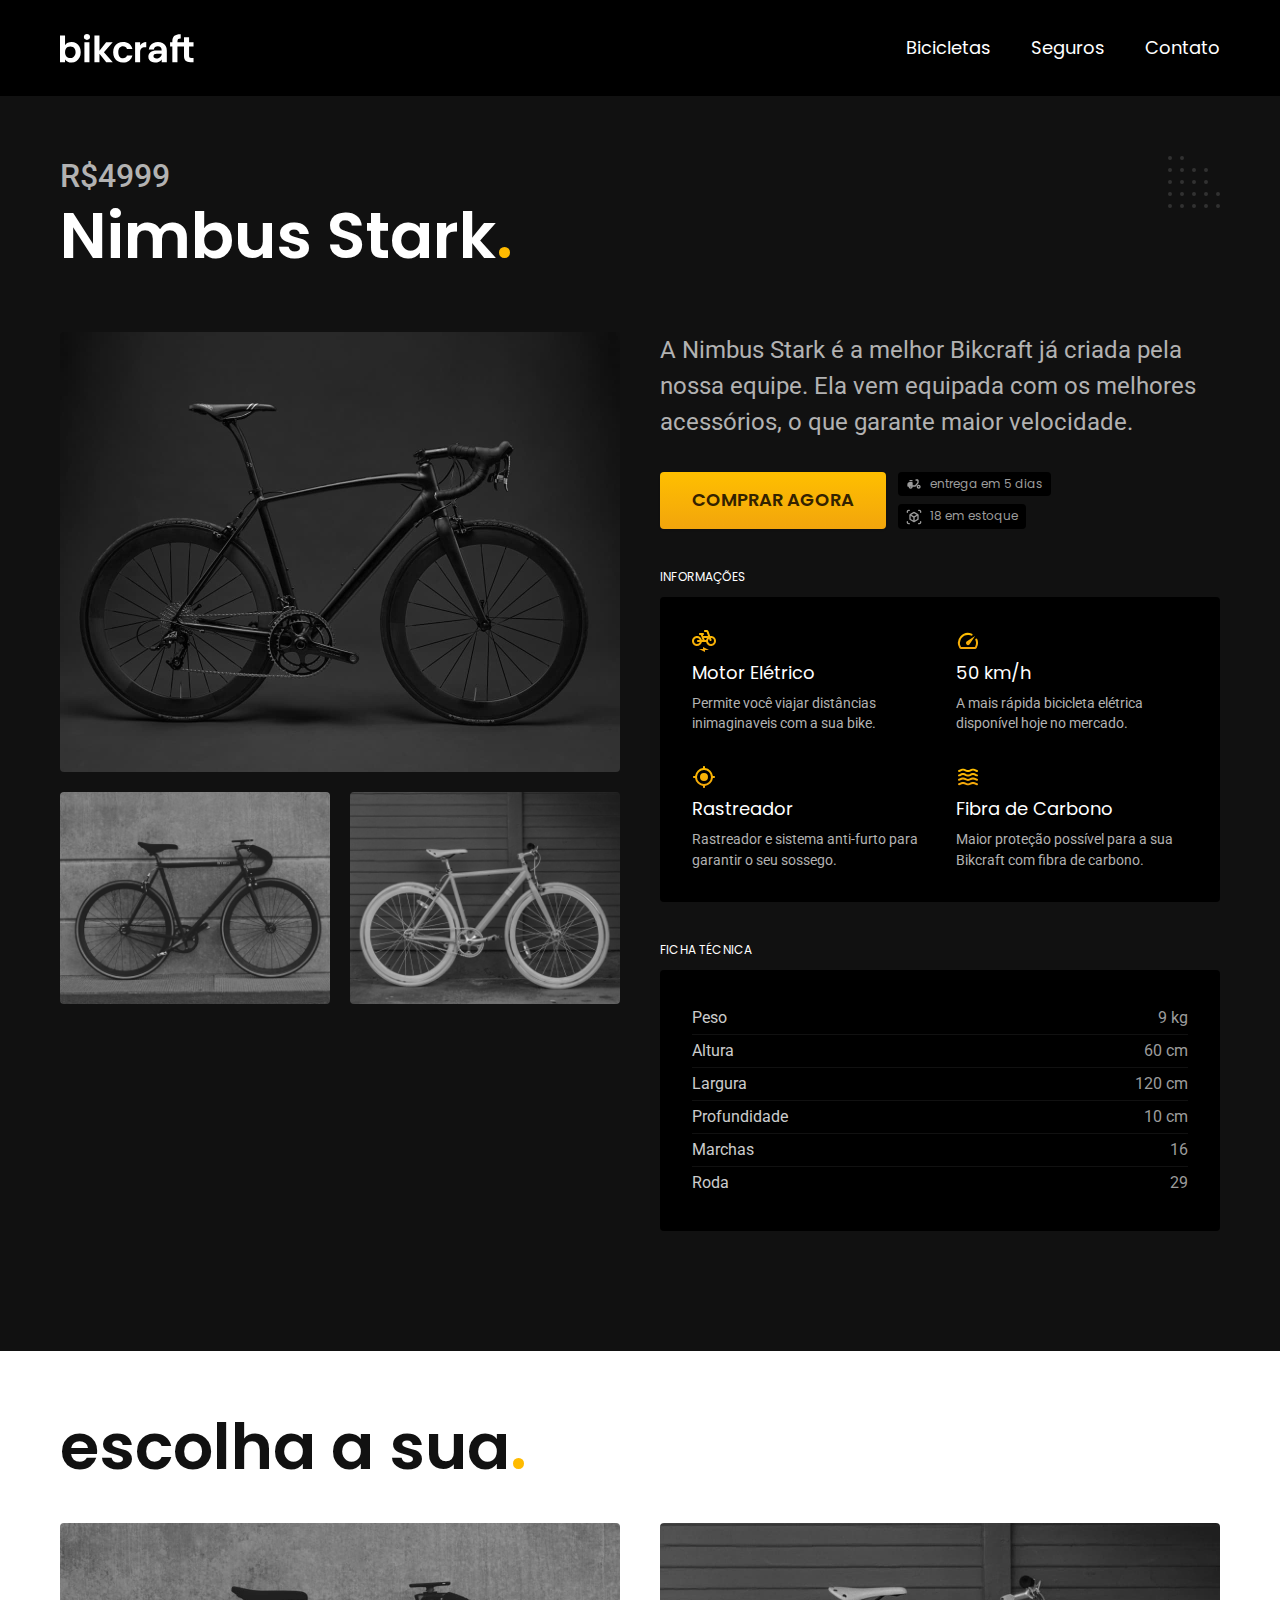
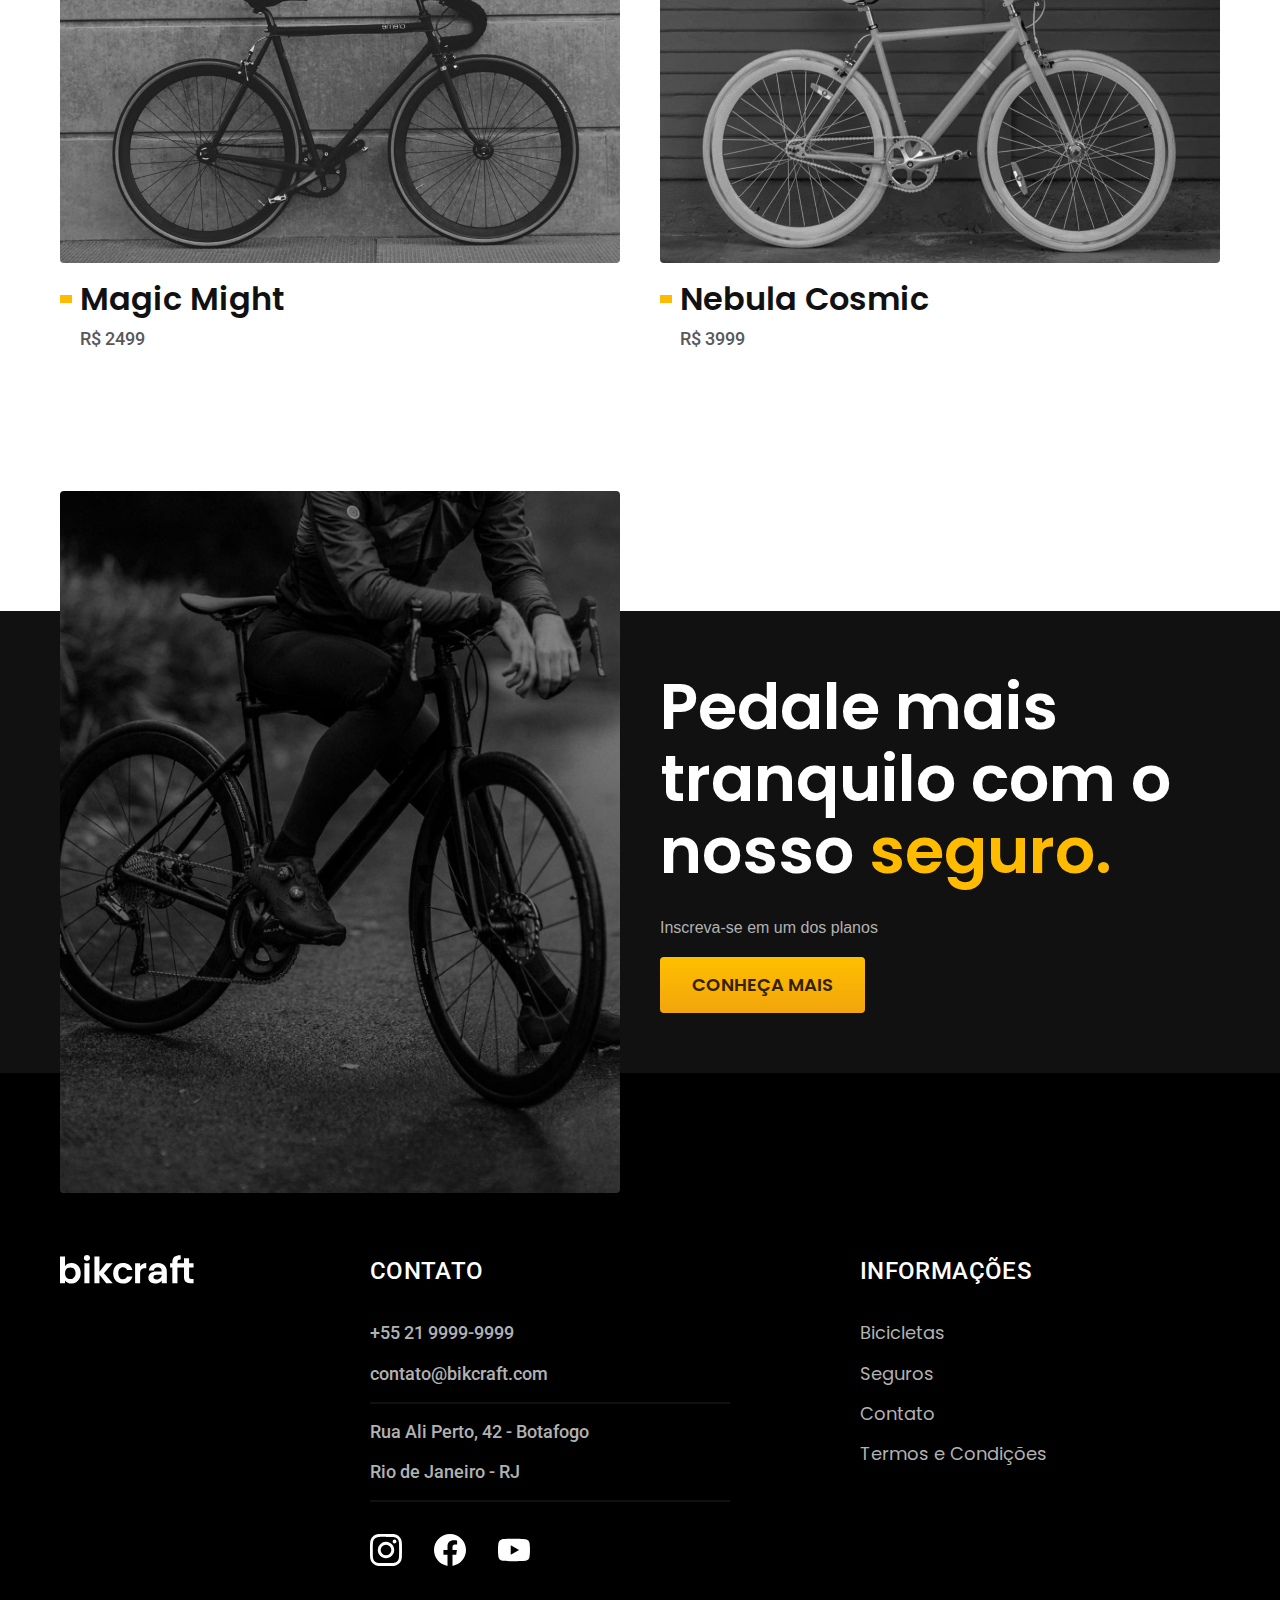
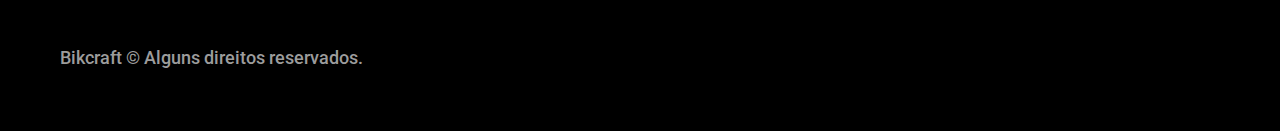
<file: bicicletas/nimbus.html>
<!DOCTYPE html>
<html lang="pt-br">

<head>
    <meta charset="UTF-8">
    <meta http-equiv="X-UA-Compatible" content="IE=edge">
    <meta name="viewport" content="width=device-width, initial-scale=1.0">

    <title>Nimbus | Bikcraft</title>
    <meta name="description" content="Nimbus" >

    <link rel="icon" href="./favicon.svg" type="image/svg+xml">
    <link rel="stylesheet" href="../css/global/header.css">
    <link rel="stylesheet" href="../css/style.css">

    <link rel="preconnect" href="https://fonts.googleapis.com">
    <link rel="preconnect" href="https://fonts.gstatic.com" crossorigin>
    <link href="https://fonts.googleapis.com/css2?family=Merriweather:ital,wght@1,900&family=Poppins:wght@400;600&family=Roboto:wght@400;500&display=swap" rel="stylesheet">

    
    <script>document.documentElement.classlist.add('js');</script> 
</head>

<body id="bicicleta">
    <header class="header-bg">
        <div class="header container">
            <a href="../index.html">
            <img src="../img/bikcraft.svg" alt="Bikcraft">
            </a>

    <nav aria-label="primaria"></nav>
        <ul class="header-menu font-1-m cor-0">
            <li><a href="../bicicletas.html">Bicicletas</a></li>
            <li><a href="../seguros.html">Seguros</a></li>
            <li><a href="../contato.html">Contato</a></li>
        </ul>
    </div>
    </header>

    <main class="titulo-bg">
        <div>
            <div class="titulo container">
            <p class="font-2-xl cor-5">R$4999</p>
            <h1 class="font-1-xxl cor-0">Nimbus Stark<span class="cor-p1">.</span></h1>
            </div>
        </div>

        <div class="bicicleta container">
            <div class="bicicleta-imagens">
                <img src="../img/bicicleta/nimbus1.jpg" alt="Bicicleta">
                <img src="../img/bicicleta/nimbus2.jpg" alt="Bicicleta">
                <img src="../img/bicicleta/nimbus3.jpg" alt="Bicicleta">
            </div>
            <div class="bicicleta-conteudo">
                    <p class="font-2-l cor-5">A Nimbus Stark é a melhor Bikcraft já criada pela nossa equipe. 
                    Ela vem equipada com os melhores acessórios, o que garante maior velocidade.</p>
                    <div class="bicicleta-comprar">
                        <a class="botao" href="../orcamento.html?tipo=bikcraft&produto=nimbus">Comprar Agora</a>
                        <span class="font-1-xs cor-6"><img src="../img/icones/entrega.svg" alt="">entrega em 5 dias</span>
                        <span class="font-1-xs cor-6"><img src="../img/icones/estoque.svg" alt="">18 em estoque</span>
                    </div>
                
                
                <h2 class="font-1-xs cor-0">Informações</h2>
                <ul class="bicicleta-informacoes">
                    <li>
                        <img src="../img/icones/eletrica.svg" alt="">
                        <h3 class="font-1-m cor-0">Motor Elétrico</h3>
                        <p class="font-2-xs cor-5">Permite você viajar distâncias inimaginaveis com a sua bike.</p>
                    </li>
                    <li>
                        <img src="../img/icones/velocidade.svg" alt="">
                        <h3 class="font-1-m cor-0">50 km/h</h3>
                        <p class="font-2-xs cor-5">A mais rápida bicicleta elétrica disponível hoje no mercado.</p>
                    </li>
                    <li>
                        <img src="../img/icones/rastreador.svg" alt="">
                        <h3 class="font-1-m cor-0">Rastreador</h3>
                        <p class="font-2-xs cor-5">Rastreador e sistema anti-furto para garantir o seu sossego.</p>
                    </li>
                    <li>
                        <img src="../img/icones/carbono.svg" alt="">
                        <h3 class="font-1-m cor-0">Fibra de Carbono</h3>
                        <p class="font-2-xs cor-5">Maior proteção possível para a sua Bikcraft com fibra de carbono.</p>
                    </li>
                </ul>
                <h2 class="font-1-xs cor-0">Ficha Técnica</h2>
                <ul class="bicicleta-ficha font-2-s cor-4">
                    <li>Peso <span>9 kg</span></li>
                    <li>Altura <span>60 cm</span></li>
                    <li>Largura <span>120 cm</span></li>
                    <li>Profundidade <span>10 cm</span></li>
                    <li>Marchas <span>16</span></li>
                    <li>Roda <span>29</span></li>
                </ul>
            </div>
        </div>
    </main>

    <article class="bicicletas-lista container">
        <h2 class="font-1-xxl">escolha a sua<span class="cor-p1">.</span></h2>
    
        <ul>
            <li>
            <a href="./magic.html">
                <img src="../img/bicicletas/magic.jpg" alt="Bicicleta preta">
                <h3 class="font-1-xl">Magic Might</h3>
                <span class="font-2-m cor-8">R$ 2499</span>
            </a>
            </li>
            <li>
            <a href="./nebula.html">
                <img src="../img/bicicletas/nebula.jpg" alt="Bicicleta preta">
                <h3 class="font-1-xl">Nebula Cosmic</h3>
                <span class="font-2-m cor-8">R$ 3999</span>
            </a>
            </li>
        </ul>
    </article>

    <article class="seguro-bg">
        <div class="seguro container">
            <div class="seguro-imagem">
                <img src="../img/fotos/seguros.jpg" alt="Pessoa parada em cima de uma bicicleta.">
            </div>
            <div class="seguro-conteudo">
                <h2 class="font-1-xxl cor-0">Pedale mais tranquilo com o nosso <span class="cor-p1">seguro.</span></h2>
                <p class="font-2-1 cor-5">Inscreva-se em um dos planos</p>
                <a class="botao" href="../seguros.html">Conheça Mais</a>
            </div>
        </div>
    </article>

    <footer class="footer-bg">
    <div class="footer container">
        <img src="../img/bikcraft.svg" alt="Bikcraft">
        <div class="footer-contato">
            <h3 class="font-2-l-b cor-0">Contato</h3>
            <ul class="font-2-m cor-5">
                <li><a href="tel:+55 21 9999-9999">+55 21 9999-9999</a></li>
                <li><a href="mailto:contato@bikcraft.com">contato@bikcraft.com</a></li>
                <li>Rua Ali Perto, 42 - Botafogo</li>
                <li>Rio de Janeiro - RJ</li>
            </ul>
            <div class="footer-redes">
                <a href="./">
                <img src="../img/redes/instagram.svg" alt="instagram">
                </a>
                <a href="./">
                    <img src="../img/redes/facebook.svg" alt="Facebook">
                </a>
                <a href="./">
                    <img src="../img/redes/youtube.svg" alt="Youtube">
                </a>
            </div>
        </div>
        <div class="footer-informacoes">
        <h3 class="font-2-l-b cor-0">Informações</h3>
        <nav>
            <ul class="font-1-m cor-5">
                <li><a href="../bicicletas.html">Bicicletas</a></li>
                <li><a href="../seguros.html">Seguros</a></li>
                <li><a href="../contato.html">Contato</a></li>
                <li><a href="../termos.html">Termos e Condições</a></li>
            </ul>
        </nav>
        </div>
        <p class="footer-copy font-2-m cor-6">Bikcraft © Alguns direitos reservados.</p>
    </div>
    </footer>
    <script src="../js/script.js"></script>
</body>

</html>
</file>
<file: css/style.css>
@import "./global/global.css";
@import "./utilidades/tipografia.css";
@import "./utilidades/cores.css";
@import "./utilidades/animacao.css";

@import "./global/header.css";
@import "./global/footer.css";

/*Utilidades*/
@import "./utilidades/componentes.css";
@import "./utilidades/formulario.css";

/*Home*/
@import "./home/introducao.css";
@import "./home/tecnologia.css";
@import "./home/parceiros.css";
@import "./home/depoimento.css";


/*Bicicletas*/
@import "./bicicletas/bicicletas-lista.css";
@import "./bicicletas/bicicletas.css";

/*Bicicleta*/
@import "./bicicleta/bicicleta.css";
@import "./bicicleta/seguro.css";

/*Seguros*/
@import "./seguros/seguros.css";
@import "./seguros/vantagens.css";
@import "./seguros/perguntas.css";

/*Contato*/
@import "./contato/contato.css";
@import "./contato/lojas.css";

/*Orçamento*/
@import "./orcamento/orcamento.css";

/*Termos*/
@import "./termos/termos.css";
</file>
<file: css/global/header.css>
/*inicio header*/

.header-bg {
    background-color: var(--cor-12);
}

.header {
    display: flex;
    flex-wrap: wrap;
    gap: 20px;
    justify-content: space-between;
    align-items: center;
    padding-top: 20px;
    padding-bottom: 20px;
}

.header-menu {
    display: flex;
    flex-wrap: wrap;
    gap: 40px;
}

.header-menu a {
    display: inline-block;
    padding: 16px 0px;
    position: relative;
}

.header-menu a:after {
    content: "";
    display: block;
    height: 2px;
    width: 0%;
    background: var(--cor-0);
    margin-top: 4px;
    transition: 0.3s;
    position: absolute;

}

.header-menu a:hover::after,
.header-menu a.ativo::after{ /*adicionado pelo para sincornizar com arquivo .js*/
    width: 100%;
}

@media (max-width: 800px) {
    .header-menu {
        gap: 20px;
    }

    .header-menu a {
        background: var(--cor-11);
        padding: 12px 16px;
        border-radius: 4px;
    }

    .header-menu a:hover {
        background-color: var(--cor-10);
    }

.header a:after {
    display: none;
}
}

@media (max-width: 600px) {
    .header-menu {
        gap: 12px;
    }

    .header-menu a {
        padding: 8px 12px;
        font-size: 14px;
    }
}

/*fim header com responsivo media*/
</file>
